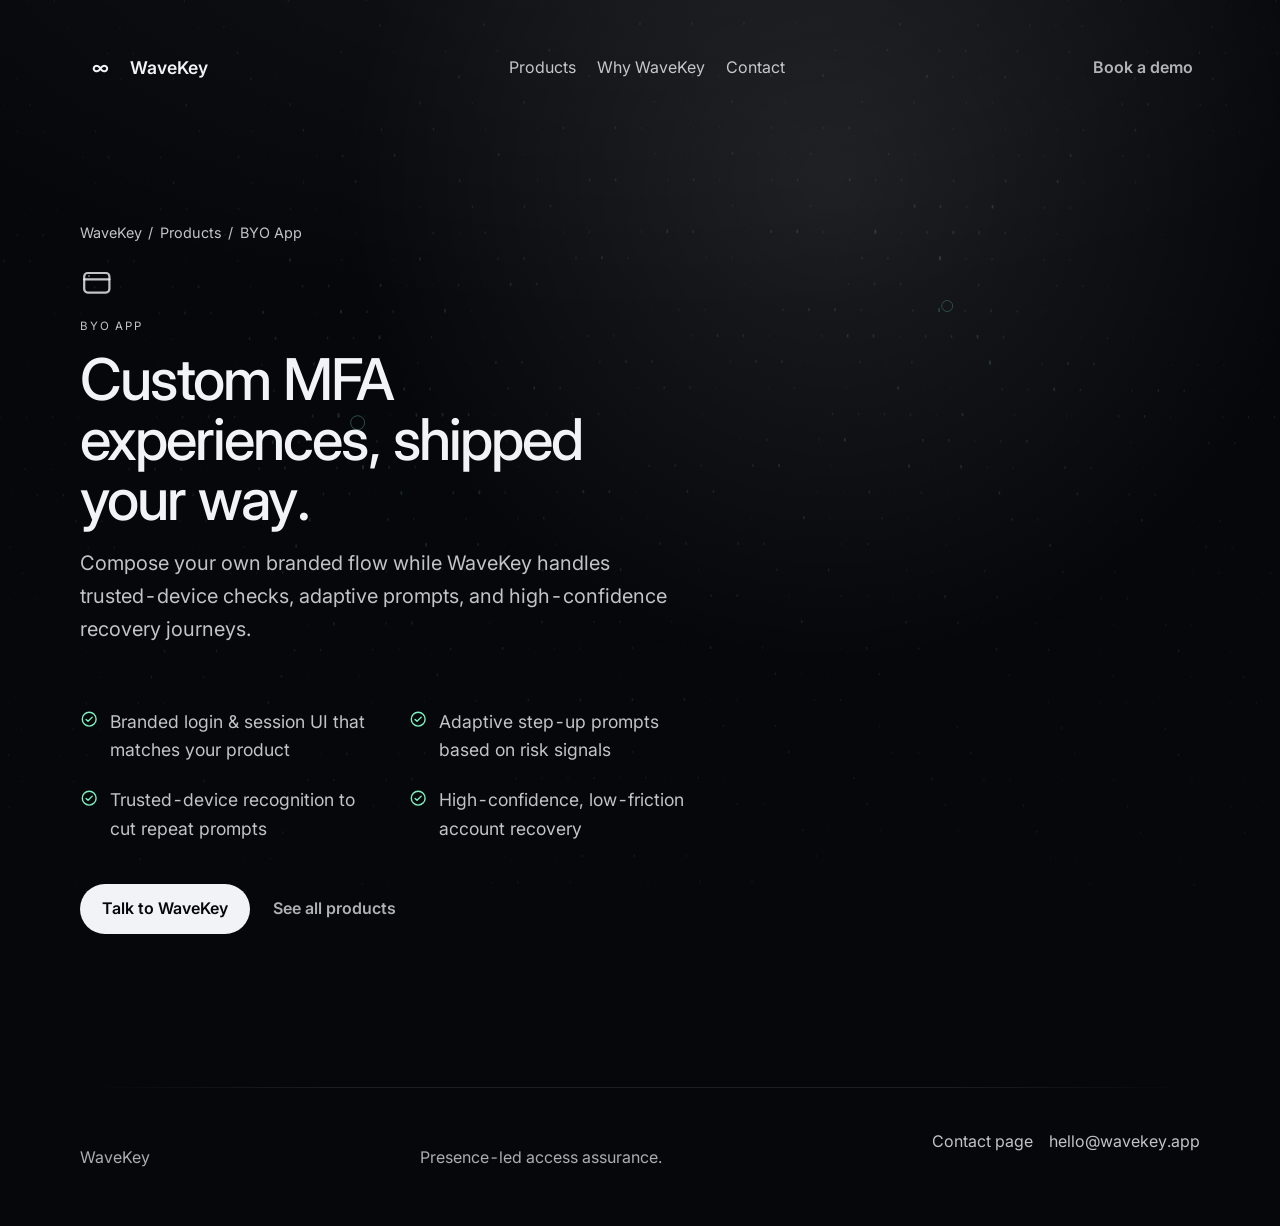
<file: byo-app.html>
<!doctype html>
<html lang="en">
  <head>
    <meta charset="UTF-8" />
    <meta name="viewport" content="width=device-width, initial-scale=1.0" />
    <title>WaveKey BYO App | Presence-Led Session Security</title>
    <meta
      name="description"
      content="Launch a branded login and session-assurance experience in your own customer app with WaveKey."
    />
    <link
      rel="icon"
      href="data:image/svg+xml,%3Csvg xmlns='http://www.w3.org/2000/svg' viewBox='0 0 32 32'%3E%3Crect width='32' height='32' rx='9' fill='%230c1019'/%3E%3Ctext x='16' y='22' font-size='17' text-anchor='middle' fill='%23f7f8fb' font-family='Arial, sans-serif'%3E%E2%88%9E%3C/text%3E%3C/svg%3E"
    />
    <link rel="preconnect" href="https://fonts.googleapis.com" />
    <link rel="preconnect" href="https://fonts.gstatic.com" crossorigin />
    <link
      href="https://fonts.googleapis.com/css2?family=Inter:wght@400;500;600&display=swap"
      rel="stylesheet"
    />
    <link rel="stylesheet" href="../styles.css" />
  </head>
  <body>
    <a class="skip-link" href="#top">Skip to content</a>
    <div class="bg-glow" aria-hidden="true"></div>
    <header class="site-header">
      <a class="brand" href="../index.html">
        <span class="brand-mark" aria-hidden="true">∞</span>
        <span>WaveKey</span>
      </a>
      <nav>
        <a href="../index.html#products">Products</a>
        <a href="../index.html#difference">Why WaveKey</a>
        <a href="../contact.html">Contact</a>
      </nav>
      <div class="header-actions">
        <a class="button button-ghost" href="../contact.html">Book a demo</a>
        <button class="nav-toggle" type="button" aria-expanded="false" aria-label="Toggle navigation menu">
          <span></span><span></span><span></span>
        </button>
      </div>
    </header>

    <main id="top" class="product-page section">
        <p class="breadcrumb">
          <a href="../index.html">WaveKey</a>
          <span aria-hidden="true">/</span>
          <a href="../index.html#products">Products</a>
          <span aria-hidden="true">/</span>
          <span aria-current="page">BYO App</span>
        </p>

        <div class="product-hero">
          <span class="icon-badge" aria-hidden="true">
            <svg viewBox="0 0 24 24"><rect x="3" y="5" width="18" height="14" rx="2.5"></rect><path d="M3 9.5h18"></path><circle cx="6.4" cy="7.2" r="0.55" fill="currentColor" stroke="none"></circle></svg>
          </span>
          <p class="kicker">BYO App</p>
          <h1>Custom MFA experiences, shipped your way.</h1>
          <p class="lead">
            Compose your own branded flow while WaveKey handles trusted-device checks, adaptive prompts, and
            high-confidence recovery journeys.
          </p>

          <ul class="feature-list">
            <li>
              <svg viewBox="0 0 24 24" aria-hidden="true"><circle cx="12" cy="12" r="9"></circle><path d="M8 12.3l2.5 2.5L16 9.3"></path></svg>
              Branded login &amp; session UI that matches your product
            </li>
            <li>
              <svg viewBox="0 0 24 24" aria-hidden="true"><circle cx="12" cy="12" r="9"></circle><path d="M8 12.3l2.5 2.5L16 9.3"></path></svg>
              Adaptive step-up prompts based on risk signals
            </li>
            <li>
              <svg viewBox="0 0 24 24" aria-hidden="true"><circle cx="12" cy="12" r="9"></circle><path d="M8 12.3l2.5 2.5L16 9.3"></path></svg>
              Trusted-device recognition to cut repeat prompts
            </li>
            <li>
              <svg viewBox="0 0 24 24" aria-hidden="true"><circle cx="12" cy="12" r="9"></circle><path d="M8 12.3l2.5 2.5L16 9.3"></path></svg>
              High-confidence, low-friction account recovery
            </li>
          </ul>

          <div class="product-cta">
            <a class="button" href="../contact.html">Talk to WaveKey</a>
            <a class="button button-ghost" href="../index.html#products">See all products</a>
          </div>
        </div>
    </main>

    <footer class="site-footer section">
      <p>WaveKey</p>
      <p>Presence-led access assurance.</p>
      <div>
        <a href="../contact.html">Contact page</a>
        <a href="mailto:hello@wavekey.app">hello@wavekey.app</a>
      </div>
    </footer>

    <script src="../field.js"></script>
    <script src="../script.js"></script>
  </body>
</html>
</file>
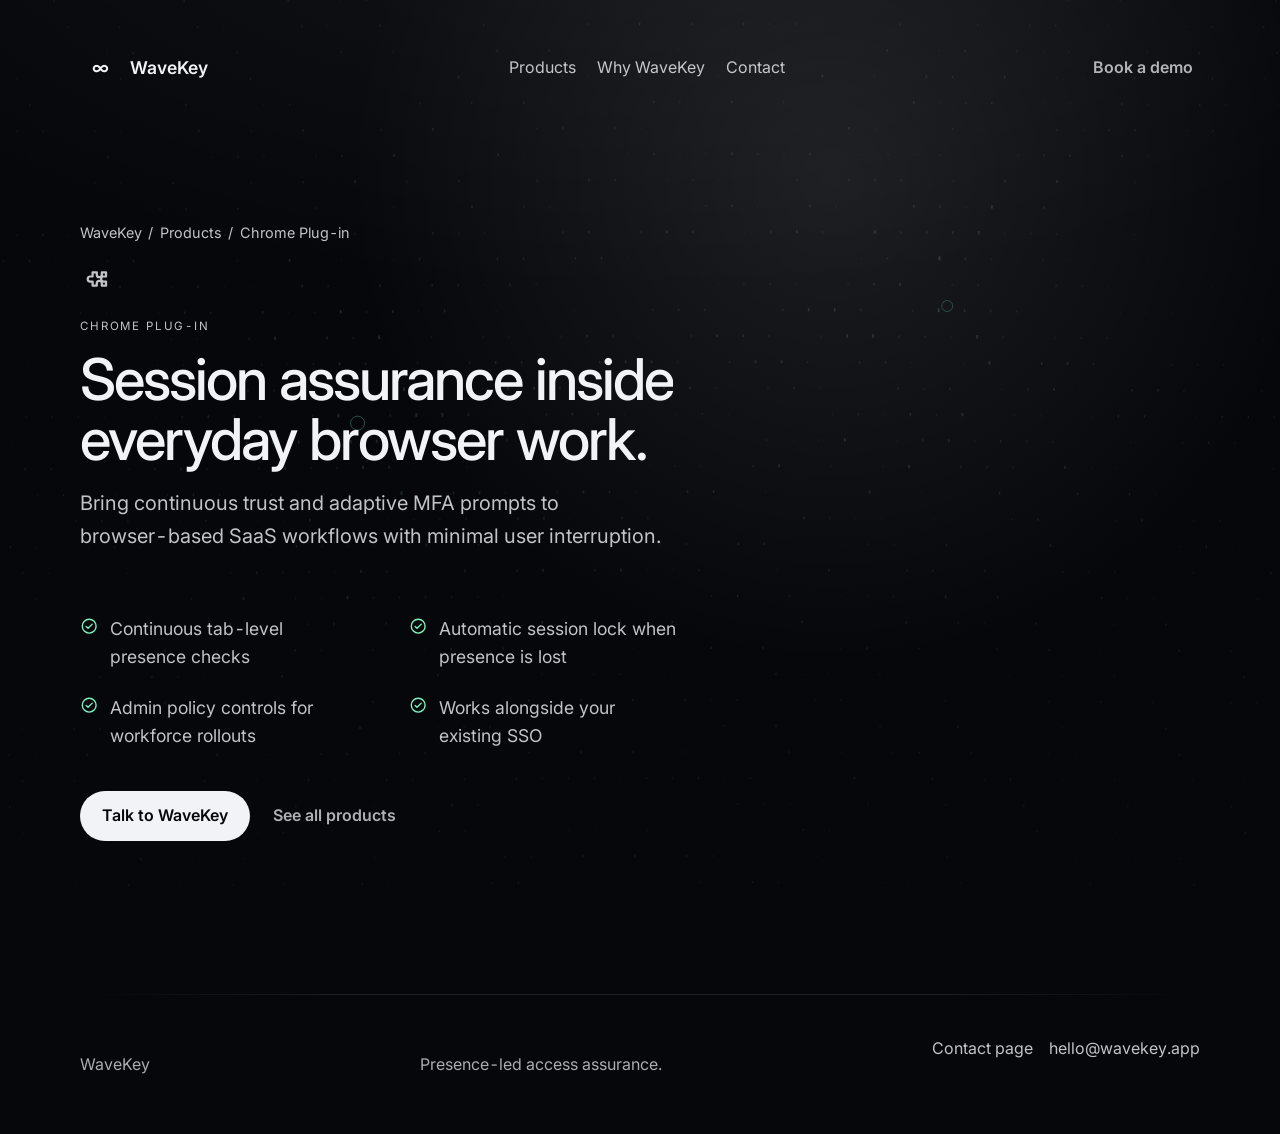
<file: chrome-plugin.html>
<!doctype html>
<html lang="en">
  <head>
    <meta charset="UTF-8" />
    <meta name="viewport" content="width=device-width, initial-scale=1.0" />
    <title>WaveKey Chrome Plug-in | Presence-Led Session Security</title>
    <meta
      name="description"
      content="Add session continuity controls to browser-based workforce workflows with the WaveKey Chrome plug-in."
    />
    <link
      rel="icon"
      href="data:image/svg+xml,%3Csvg xmlns='http://www.w3.org/2000/svg' viewBox='0 0 32 32'%3E%3Crect width='32' height='32' rx='9' fill='%230c1019'/%3E%3Ctext x='16' y='22' font-size='17' text-anchor='middle' fill='%23f7f8fb' font-family='Arial, sans-serif'%3E%E2%88%9E%3C/text%3E%3C/svg%3E"
    />
    <link rel="preconnect" href="https://fonts.googleapis.com" />
    <link rel="preconnect" href="https://fonts.gstatic.com" crossorigin />
    <link
      href="https://fonts.googleapis.com/css2?family=Inter:wght@400;500;600&display=swap"
      rel="stylesheet"
    />
    <link rel="stylesheet" href="../styles.css" />
  </head>
  <body>
    <a class="skip-link" href="#top">Skip to content</a>
    <div class="bg-glow" aria-hidden="true"></div>
    <header class="site-header">
      <a class="brand" href="../index.html">
        <span class="brand-mark" aria-hidden="true">∞</span>
        <span>WaveKey</span>
      </a>
      <nav>
        <a href="../index.html#products">Products</a>
        <a href="../index.html#difference">Why WaveKey</a>
        <a href="../contact.html">Contact</a>
      </nav>
      <div class="header-actions">
        <a class="button button-ghost" href="../contact.html">Book a demo</a>
        <button class="nav-toggle" type="button" aria-expanded="false" aria-label="Toggle navigation menu">
          <span></span><span></span><span></span>
        </button>
      </div>
    </header>

    <main id="top" class="product-page section">
        <p class="breadcrumb">
          <a href="../index.html">WaveKey</a>
          <span aria-hidden="true">/</span>
          <a href="../index.html#products">Products</a>
          <span aria-hidden="true">/</span>
          <span aria-current="page">Chrome Plug-in</span>
        </p>

        <div class="product-hero">
          <span class="icon-badge" aria-hidden="true">
            <svg viewBox="0 0 24 24"><path d="M9 4.5h3v1.7a1.8 1.8 0 003.6 0V4.5h3v3h-1.7a1.8 1.8 0 000 3.6h1.7v3h-3v-1.7a1.8 1.8 0 00-3.6 0v1.7h-3v-3H7.3a1.8 1.8 0 010-3.6H9v-3z"></path></svg>
          </span>
          <p class="kicker">Chrome Plug-in</p>
          <h1>Session assurance inside everyday browser work.</h1>
          <p class="lead">
            Bring continuous trust and adaptive MFA prompts to browser-based SaaS workflows with minimal user
            interruption.
          </p>

          <ul class="feature-list">
            <li>
              <svg viewBox="0 0 24 24" aria-hidden="true"><circle cx="12" cy="12" r="9"></circle><path d="M8 12.3l2.5 2.5L16 9.3"></path></svg>
              Continuous tab-level presence checks
            </li>
            <li>
              <svg viewBox="0 0 24 24" aria-hidden="true"><circle cx="12" cy="12" r="9"></circle><path d="M8 12.3l2.5 2.5L16 9.3"></path></svg>
              Automatic session lock when presence is lost
            </li>
            <li>
              <svg viewBox="0 0 24 24" aria-hidden="true"><circle cx="12" cy="12" r="9"></circle><path d="M8 12.3l2.5 2.5L16 9.3"></path></svg>
              Admin policy controls for workforce rollouts
            </li>
            <li>
              <svg viewBox="0 0 24 24" aria-hidden="true"><circle cx="12" cy="12" r="9"></circle><path d="M8 12.3l2.5 2.5L16 9.3"></path></svg>
              Works alongside your existing SSO
            </li>
          </ul>

          <div class="product-cta">
            <a class="button" href="../contact.html">Talk to WaveKey</a>
            <a class="button button-ghost" href="../index.html#products">See all products</a>
          </div>
        </div>
    </main>

    <footer class="site-footer section">
      <p>WaveKey</p>
      <p>Presence-led access assurance.</p>
      <div>
        <a href="../contact.html">Contact page</a>
        <a href="mailto:hello@wavekey.app">hello@wavekey.app</a>
      </div>
    </footer>

    <script src="../field.js"></script>
    <script src="../script.js"></script>
  </body>
</html>
</file>
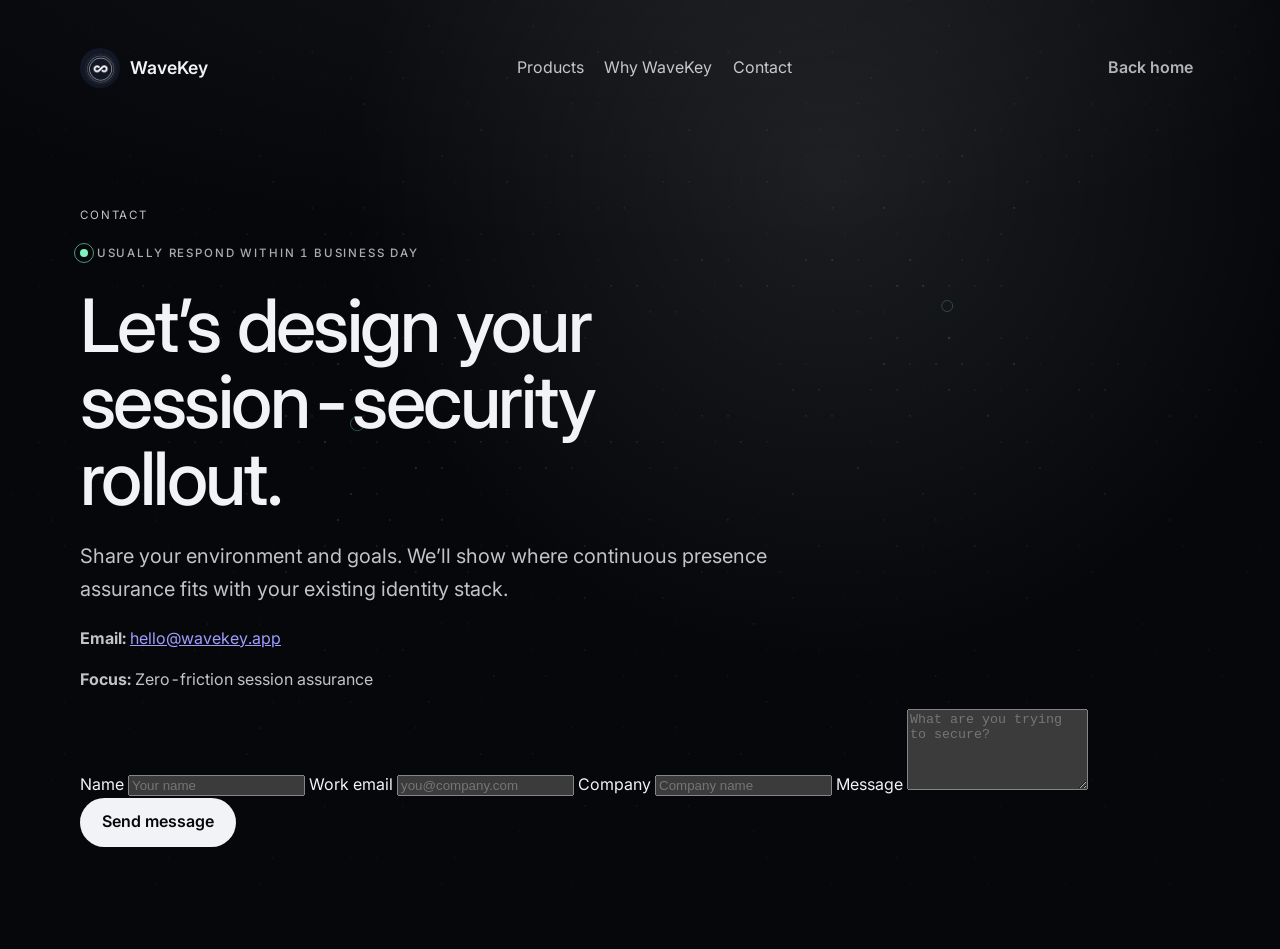
<file: contact.html>
<!doctype html>
<html lang="en">
  <head>
    <meta charset="UTF-8" />
    <meta name="viewport" content="width=device-width, initial-scale=1.0" />
    <title>Contact WaveKey</title>
    <meta
      name="description"
      content="Contact WaveKey to discuss presence-led session security for your team."
    />
    <link rel="icon" type="image/png" href="assets/wavekey-icon.png" />
    <link rel="preconnect" href="https://fonts.googleapis.com" />
    <link rel="preconnect" href="https://fonts.gstatic.com" crossorigin />
    <link
      href="https://fonts.googleapis.com/css2?family=Inter:wght@400;500;600&display=swap"
      rel="stylesheet"
    />
    <link rel="stylesheet" href="styles.css" />
  </head>
  <body>
    <a class="skip-link" href="#top">Skip to content</a>
    <div class="bg-glow" aria-hidden="true"></div>
    <header class="site-header">
      <a class="brand" href="index.html">
        <span class="brand-mark" aria-hidden="true">
          <img src="assets/wavekey-icon.png" alt="" width="184" height="176" />
        </span>
        <span>WaveKey</span>
      </a>
      <nav>
        <a href="index.html#products">Products</a>
        <a href="index.html#difference">Why WaveKey</a>
        <a href="contact.html" aria-current="page">Contact</a>
      </nav>
      <div class="header-actions">
        <a class="button button-ghost" href="index.html">Back home</a>
        <button class="nav-toggle" type="button" aria-expanded="false" aria-label="Toggle navigation menu">
          <span></span><span></span><span></span>
        </button>
      </div>
    </header>

    <main id="top">
      <section class="section contact-shell">
        <div class="panel contact-intro reveal">
          <p class="kicker">Contact</p>
          <div class="presence-badge">
            <span class="presence-dot" aria-hidden="true"></span>
            Usually respond within 1 business day
          </div>
          <h1>Let’s design your session-security rollout.</h1>
          <p class="lead">
            Share your environment and goals. We’ll show where continuous presence assurance fits with your
            existing identity stack.
          </p>
          <div class="contact-points">
            <p><strong>Email:</strong> <a href="mailto:hello@wavekey.app">hello@wavekey.app</a></p>
            <p><strong>Focus:</strong> Zero-friction session assurance</p>
          </div>
        </div>

        <form class="panel contact-form reveal" action="mailto:hello@wavekey.app" method="post" enctype="text/plain">
          <label>
            Name
            <input type="text" name="name" placeholder="Your name" required />
          </label>
          <label>
            Work email
            <input type="email" name="email" placeholder="you@company.com" required />
          </label>
          <label>
            Company
            <input type="text" name="company" placeholder="Company name" />
          </label>
          <label>
            Message
            <textarea name="message" rows="5" placeholder="What are you trying to secure?" required></textarea>
          </label>
          <button class="button" type="submit">Send message</button>
        </form>
      </section>
    </main>

    <script src="field.js"></script>
    <script src="script.js"></script>
  </body>
</html>
</file>
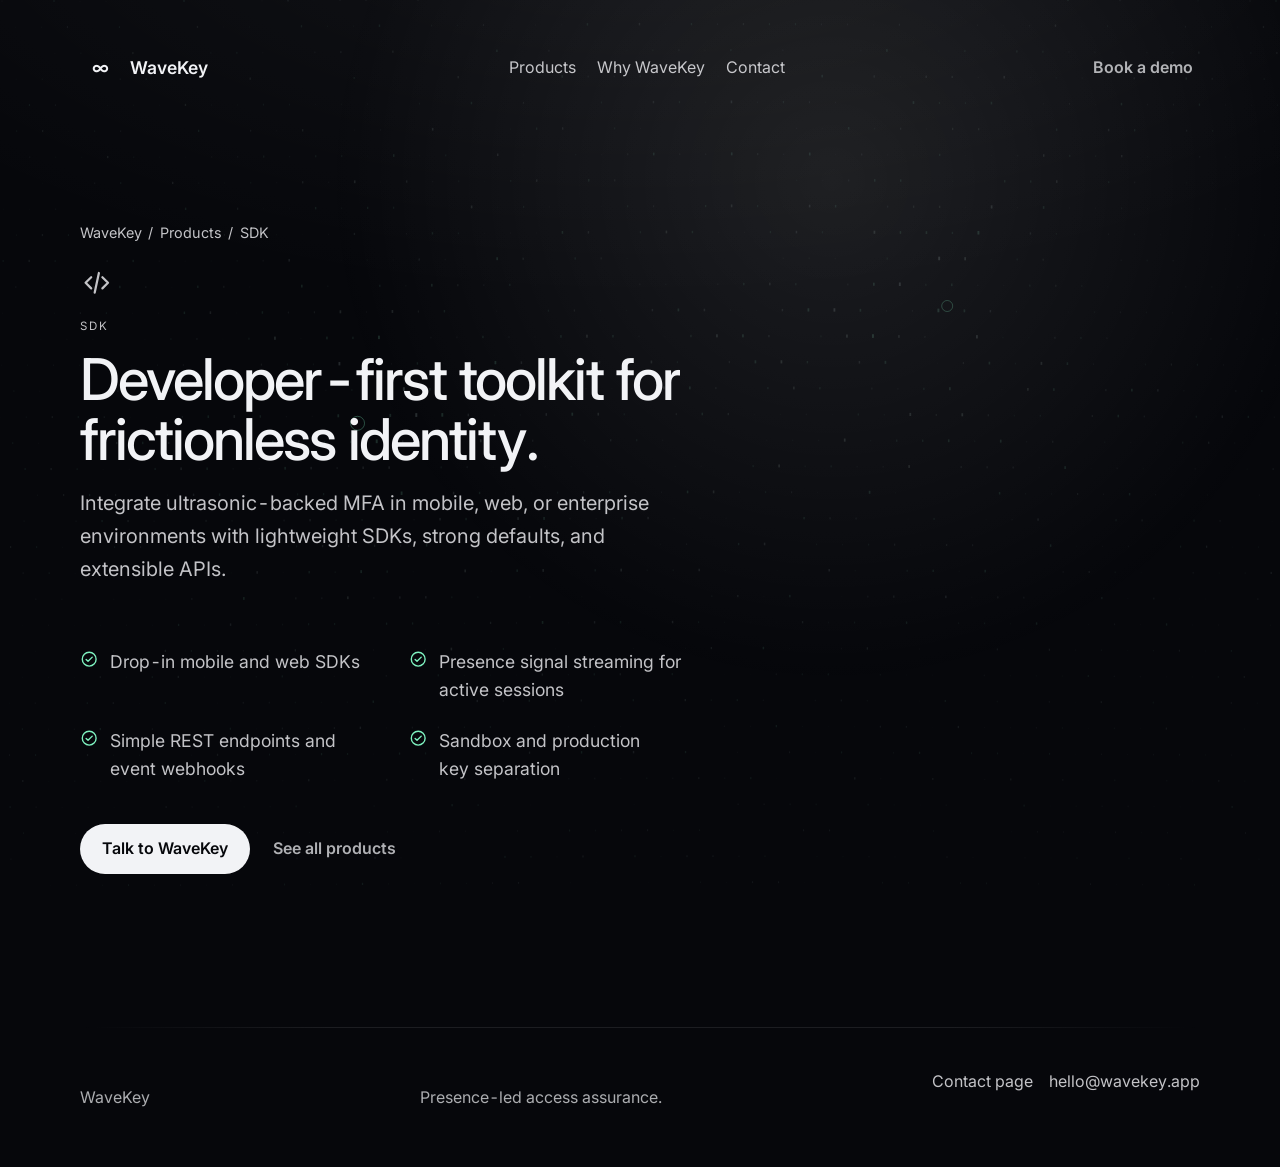
<file: sdk.html>
<!doctype html>
<html lang="en">
  <head>
    <meta charset="UTF-8" />
    <meta name="viewport" content="width=device-width, initial-scale=1.0" />
    <title>WaveKey SDK | Presence-Led Session Security</title>
    <meta
      name="description"
      content="Embed presence checks in mobile and web journeys with the WaveKey developer SDK."
    />
    <link
      rel="icon"
      href="data:image/svg+xml,%3Csvg xmlns='http://www.w3.org/2000/svg' viewBox='0 0 32 32'%3E%3Crect width='32' height='32' rx='9' fill='%230c1019'/%3E%3Ctext x='16' y='22' font-size='17' text-anchor='middle' fill='%23f7f8fb' font-family='Arial, sans-serif'%3E%E2%88%9E%3C/text%3E%3C/svg%3E"
    />
    <link rel="preconnect" href="https://fonts.googleapis.com" />
    <link rel="preconnect" href="https://fonts.gstatic.com" crossorigin />
    <link
      href="https://fonts.googleapis.com/css2?family=Inter:wght@400;500;600&display=swap"
      rel="stylesheet"
    />
    <link rel="stylesheet" href="../styles.css" />
  </head>
  <body>
    <a class="skip-link" href="#top">Skip to content</a>
    <div class="bg-glow" aria-hidden="true"></div>
    <header class="site-header">
      <a class="brand" href="../index.html">
        <span class="brand-mark" aria-hidden="true">∞</span>
        <span>WaveKey</span>
      </a>
      <nav>
        <a href="../index.html#products">Products</a>
        <a href="../index.html#difference">Why WaveKey</a>
        <a href="../contact.html">Contact</a>
      </nav>
      <div class="header-actions">
        <a class="button button-ghost" href="../contact.html">Book a demo</a>
        <button class="nav-toggle" type="button" aria-expanded="false" aria-label="Toggle navigation menu">
          <span></span><span></span><span></span>
        </button>
      </div>
    </header>

    <main id="top" class="product-page section">
        <p class="breadcrumb">
          <a href="../index.html">WaveKey</a>
          <span aria-hidden="true">/</span>
          <a href="../index.html#products">Products</a>
          <span aria-hidden="true">/</span>
          <span aria-current="page">SDK</span>
        </p>

        <div class="product-hero">
          <span class="icon-badge" aria-hidden="true">
            <svg viewBox="0 0 24 24"><path d="M8 8l-4 4 4 4"></path><path d="M16 8l4 4-4 4"></path><path d="M13.5 5l-3 14"></path></svg>
          </span>
          <p class="kicker">SDK</p>
          <h1>Developer-first toolkit for frictionless identity.</h1>
          <p class="lead">
            Integrate ultrasonic-backed MFA in mobile, web, or enterprise environments with lightweight SDKs,
            strong defaults, and extensible APIs.
          </p>

          <ul class="feature-list">
            <li>
              <svg viewBox="0 0 24 24" aria-hidden="true"><circle cx="12" cy="12" r="9"></circle><path d="M8 12.3l2.5 2.5L16 9.3"></path></svg>
              Drop-in mobile and web SDKs
            </li>
            <li>
              <svg viewBox="0 0 24 24" aria-hidden="true"><circle cx="12" cy="12" r="9"></circle><path d="M8 12.3l2.5 2.5L16 9.3"></path></svg>
              Presence signal streaming for active sessions
            </li>
            <li>
              <svg viewBox="0 0 24 24" aria-hidden="true"><circle cx="12" cy="12" r="9"></circle><path d="M8 12.3l2.5 2.5L16 9.3"></path></svg>
              Simple REST endpoints and event webhooks
            </li>
            <li>
              <svg viewBox="0 0 24 24" aria-hidden="true"><circle cx="12" cy="12" r="9"></circle><path d="M8 12.3l2.5 2.5L16 9.3"></path></svg>
              Sandbox and production key separation
            </li>
          </ul>

          <div class="product-cta">
            <a class="button" href="../contact.html">Talk to WaveKey</a>
            <a class="button button-ghost" href="../index.html#products">See all products</a>
          </div>
        </div>
    </main>

    <footer class="site-footer section">
      <p>WaveKey</p>
      <p>Presence-led access assurance.</p>
      <div>
        <a href="../contact.html">Contact page</a>
        <a href="mailto:hello@wavekey.app">hello@wavekey.app</a>
      </div>
    </footer>

    <script src="../field.js"></script>
    <script src="../script.js"></script>
  </body>
</html>
</file>
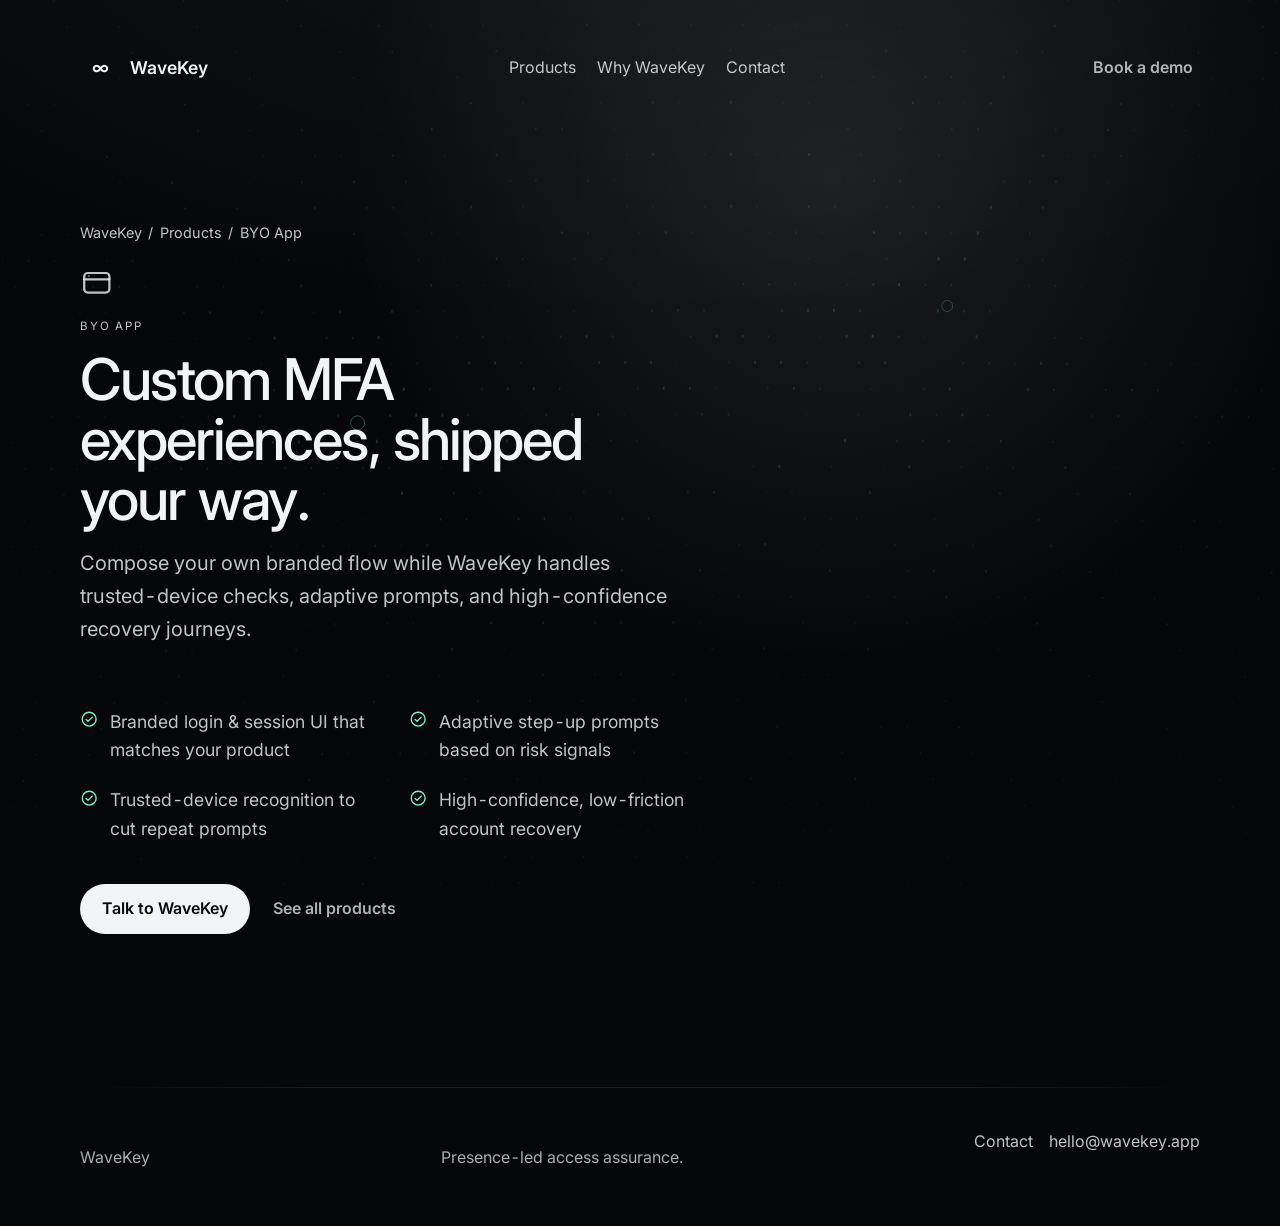
<file: products/byo-app.html>
<!doctype html>
<html lang="en">
  <head>
    <meta charset="UTF-8" />
    <meta name="viewport" content="width=device-width, initial-scale=1.0" />
    <title>WaveKey BYO App | Presence-Led Session Security</title>
    <meta
      name="description"
      content="Launch a branded login and session-assurance experience in your own customer app with WaveKey."
    />
    <link
      rel="icon"
      href="data:image/svg+xml,%3Csvg xmlns='http://www.w3.org/2000/svg' viewBox='0 0 32 32'%3E%3Crect width='32' height='32' rx='9' fill='%230c1019'/%3E%3Ctext x='16' y='22' font-size='17' text-anchor='middle' fill='%23f7f8fb' font-family='Arial, sans-serif'%3E%E2%88%9E%3C/text%3E%3C/svg%3E"
    />
    <link rel="preconnect" href="https://fonts.googleapis.com" />
    <link rel="preconnect" href="https://fonts.gstatic.com" crossorigin />
    <link
      href="https://fonts.googleapis.com/css2?family=Inter:wght@400;500;600&display=swap"
      rel="stylesheet"
    />
    <link rel="stylesheet" href="../styles.css" />
  </head>
  <body>
    <a class="skip-link" href="#top">Skip to content</a>
    <div class="bg-glow" aria-hidden="true"></div>
    <header class="site-header">
      <a class="brand" href="../index.html">
        <span class="brand-mark" aria-hidden="true">∞</span>
        <span>WaveKey</span>
      </a>
      <nav>
        <a href="../index.html#products">Products</a>
        <a href="../index.html#difference">Why WaveKey</a>
        <a href="../index.html#contact">Contact</a>
      </nav>
      <div class="header-actions">
        <a class="button button-ghost" href="../index.html#contact">Book a demo</a>
        <button class="nav-toggle" type="button" aria-expanded="false" aria-label="Toggle navigation menu">
          <span></span><span></span><span></span>
        </button>
      </div>
    </header>

    <main id="top" class="product-page section">
        <p class="breadcrumb">
          <a href="../index.html">WaveKey</a>
          <span aria-hidden="true">/</span>
          <a href="../index.html#products">Products</a>
          <span aria-hidden="true">/</span>
          <span aria-current="page">BYO App</span>
        </p>

        <div class="product-hero">
          <span class="icon-badge" aria-hidden="true">
            <svg viewBox="0 0 24 24"><rect x="3" y="5" width="18" height="14" rx="2.5"></rect><path d="M3 9.5h18"></path><circle cx="6.4" cy="7.2" r="0.55" fill="currentColor" stroke="none"></circle></svg>
          </span>
          <p class="kicker">BYO App</p>
          <h1>Custom MFA experiences, shipped your way.</h1>
          <p class="lead">
            Compose your own branded flow while WaveKey handles trusted-device checks, adaptive prompts, and
            high-confidence recovery journeys.
          </p>

          <ul class="feature-list">
            <li>
              <svg viewBox="0 0 24 24" aria-hidden="true"><circle cx="12" cy="12" r="9"></circle><path d="M8 12.3l2.5 2.5L16 9.3"></path></svg>
              Branded login &amp; session UI that matches your product
            </li>
            <li>
              <svg viewBox="0 0 24 24" aria-hidden="true"><circle cx="12" cy="12" r="9"></circle><path d="M8 12.3l2.5 2.5L16 9.3"></path></svg>
              Adaptive step-up prompts based on risk signals
            </li>
            <li>
              <svg viewBox="0 0 24 24" aria-hidden="true"><circle cx="12" cy="12" r="9"></circle><path d="M8 12.3l2.5 2.5L16 9.3"></path></svg>
              Trusted-device recognition to cut repeat prompts
            </li>
            <li>
              <svg viewBox="0 0 24 24" aria-hidden="true"><circle cx="12" cy="12" r="9"></circle><path d="M8 12.3l2.5 2.5L16 9.3"></path></svg>
              High-confidence, low-friction account recovery
            </li>
          </ul>

          <div class="product-cta">
            <a class="button" href="../index.html#contact">Talk to WaveKey</a>
            <a class="button button-ghost" href="../index.html#products">See all products</a>
          </div>
        </div>
    </main>

    <footer class="site-footer section">
      <p>WaveKey</p>
      <p>Presence-led access assurance.</p>
      <div>
        <a href="../index.html#contact">Contact</a>
        <a href="mailto:hello@wavekey.app">hello@wavekey.app</a>
      </div>
    </footer>

    <script src="../field.js"></script>
    <script src="../script.js"></script>
  </body>
</html>
</file>
<file: styles.css>
:root {
  color-scheme: dark;

  /* ---- surfaces ---------------------------------------------------- */
  --bg: #06070b;
  --surface: rgba(255, 255, 255, 0.025);
  --surface-strong: rgba(255, 255, 255, 0.05);

  /* ---- text -------------------------------------------------------- */
  --text: #f2f3f6;
  --muted: rgba(242, 243, 246, 0.8);    /* brighter body copy, still a step under --text */
  --faint: rgba(242, 243, 246, 0.7);    /* small caps / labels — visible, not full white */

  /* ---- lines ------------------------------------------------------- */
  --line: rgba(255, 255, 255, 0.09);
  --line-hover: rgba(255, 255, 255, 0.2);

  /* ---- accents ----------------------------------------------------- */
  --accent: #f1f4ff;
  --positive: #7ef2c0;

  --max: 1120px;

  /* ---- vertical rhythm ------------------------------------------------
     One section's worth of padding. Every section boundary on the page is
     two of these (one section's bottom plus the next one's top), and the
     blocks that read as sections without being one — #products inside
     #problem — reproduce that same boundary with `calc(var(--section-gap)
     * 2)` rather than inventing their own smaller number. Change it here
     and the whole page breathes with it.
  -------------------------------------------------------------------- */
  --section-gap: clamp(4.5rem, 8vw, 6.5rem);

  /* ---- type scale ----------------------------------------------------
     Every font-size on the site now resolves to one of these. Change a
     number here and it moves everywhere that tier is used.
  -------------------------------------------------------------------- */
  --text-2xs: 0.68rem;
  --text-xs: 0.72rem;
  --text-sm: 0.9rem;
  --text-base: 1rem;
  --text-md: clamp(0.98rem, 0.9rem + 0.4vw, 1.1rem);
  --text-lg: clamp(1.1rem, 1rem + 0.7vw, 1.45rem);
  --text-xl: clamp(1.3rem, 1.1rem + 1.2vw, 1.9rem);
  --text-lead: clamp(1.05rem, 0.98rem + 0.5vw, 1.25rem);
  --display-sm: clamp(1.6rem, 1.2rem + 2.4vw, 2.3rem);
  --display-md: clamp(1.8rem, 1.2rem + 3.4vw, 2.8rem);
  --display-lg: clamp(2.2rem, 1.1rem + 6vw, 4.6rem);
  --display-stat: clamp(2.6rem, 1.4rem + 5.2vw, 4rem);

  /* Apple-style easing: fast start, long gentle settle */
  --ease-out: cubic-bezier(0.16, 1, 0.3, 1);
  --ease-in-out: cubic-bezier(0.65, 0, 0.35, 1);
  --ease-spring: cubic-bezier(0.22, 1, 0.36, 1);
  --dur-xs: 0.22s;
  --dur-sm: 0.38s;
  --dur-md: 0.6s;
  --dur-lg: 0.78s;
}

* {
  box-sizing: border-box;
}

html {
  scroll-behavior: smooth;
  overflow-x: hidden;
}

@media (prefers-reduced-motion: reduce) {
  html {
    scroll-behavior: auto;
  }
}

body {
  margin: 0;
  font-family: "Inter", system-ui, -apple-system, BlinkMacSystemFont, "Segoe UI", sans-serif;
  font-feature-settings: "tnum", "ss01";
  -webkit-font-smoothing: antialiased;
  -moz-osx-font-smoothing: grayscale;
  color: var(--text);
  background:
    radial-gradient(120% 60% at 50% -10%, rgba(255, 255, 255, 0.05) 0%, transparent 60%),
    var(--bg);
  line-height: 1.6;
  overflow-x: hidden;
  text-wrap: pretty;
}

h1,
h2,
h3,
p {
  overflow-wrap: break-word;
}

/* ---------------------------------------------------------------------------
   Pointer-tracked ambient glow.
   The registered custom properties are what make --pointer-x/--pointer-y
   animatable, which is why the glow trails the cursor instead of snapping.
   --------------------------------------------------------------------------- */
@property --pointer-x {
  syntax: "<percentage>";
  inherits: true;
  initial-value: 65%;
}

@property --pointer-y {
  syntax: "<percentage>";
  inherits: true;
  initial-value: 20%;
}

.bg-glow {
  position: fixed;
  inset: 0;
  pointer-events: none;
  background: radial-gradient(
    circle at var(--pointer-x, 65%) var(--pointer-y, 20%),
    rgba(255, 255, 255, 0.09),
    transparent 46%
  );
  transition: --pointer-x 0.9s var(--ease-out), --pointer-y 0.9s var(--ease-out);
  will-change: --pointer-x, --pointer-y;
}

/* ---------------------------------------------------------------------------
   Skip link
   --------------------------------------------------------------------------- */
.skip-link {
  position: absolute;
  left: 1rem;
  top: -3rem;
  z-index: 60;
  padding: 0.6rem 1rem;
  border-radius: 999px;
  border: 0;
  background: var(--text);
  color: var(--bg);
  text-decoration: none;
  font-size: var(--text-sm);
  transition: top var(--dur-xs) var(--ease-out);
}

.skip-link:focus-visible {
  top: 0;
}

/* ---------------------------------------------------------------------------
   Focus visibility — applies everywhere, including form fields.
   --------------------------------------------------------------------------- */
a:focus-visible,
button:focus-visible,
input:focus-visible,
textarea:focus-visible {
  outline: 2px solid var(--accent);
  outline-offset: 3px;
  border-radius: 6px;
}

.site-header,
.section,
.site-footer {
  width: min(var(--max), calc(100% - 3rem));
  margin: 0 auto;
}

.site-header {
  position: sticky;
  top: 1rem;
  z-index: 30;
  margin-top: 0;
  padding: 1.7rem 0;
  display: flex;
  gap: 1rem;
  align-items: center;
  justify-content: space-between;
  border: 0;
  background: transparent;
}

/* The header's backdrop is a gradient that dissolves downward rather than a
   panel with an edge. Nothing on this page terminates in a hard line. */
.site-header::before {
  content: "";
  position: absolute;
  inset: -1.6rem -50vw -1.4rem;
  z-index: -1;
  background: linear-gradient(to bottom, rgba(6, 7, 11, 0.92) 20%, rgba(6, 7, 11, 0) 100%);
  backdrop-filter: blur(12px);
  mask-image: linear-gradient(to bottom, #000 45%, transparent 100%);
  -webkit-mask-image: linear-gradient(to bottom, #000 45%, transparent 100%);
  opacity: 0;
  transition: opacity 0.7s var(--ease-out);
  pointer-events: none;
}

.header-actions {
  display: flex;
  align-items: center;
  gap: 0.7rem;
  flex-shrink: 0;
}

.brand {
  display: inline-flex;
  align-items: center;
  gap: 0.65rem;
  font-weight: 600;
  font-size: 1.1rem;
  color: var(--text);
  text-decoration: none;
}

.brand-mark {
  width: 2.5rem;
  height: 2.5rem;
  display: inline-grid;
  place-items: center;
  border-radius: 999px;
  overflow: hidden;
  flex-shrink: 0;
}

.brand-mark svg {
  width: 62%;
  height: 62%;
  display: block;
  fill: currentColor;
}

.brand-mark img {
  width: 100%;
  height: 100%;
  display: block;
  object-fit: cover;
}

nav {
  display: flex;
  gap: 1.3rem;
}

nav a,
.site-footer a {
  color: var(--muted);
  text-decoration: none;
  transition: color var(--dur-xs) var(--ease-out);
}

nav a {
  position: relative;
}

nav a::after {
  content: "";
  position: absolute;
  left: 0;
  right: 100%;
  bottom: -4px;
  height: 1px;
  background: var(--text);
  transition: right var(--dur-sm) var(--ease-out);
}

nav a:hover::after,
nav a[aria-current="page"]::after {
  right: 0;
}

nav a:hover,
.site-footer a:hover,
.card a:hover {
  color: var(--text);
}

.nav-toggle {
  display: none;
  width: 2.5rem;
  height: 2.5rem;
  flex-shrink: 0;
  align-items: center;
  justify-content: center;
  position: relative;
  border: 0;
  background: transparent;
  cursor: pointer;
  padding: 0;
  opacity: 0.7;
  transition: opacity var(--dur-xs) var(--ease-out);
}

.nav-toggle:hover {
  opacity: 1;
}

.nav-toggle span {
  position: absolute;
  left: 50%;
  top: 50%;
  width: 1.05rem;
  height: 1.5px;
  border-radius: 2px;
  background: var(--text);
  transition: transform var(--dur-sm) var(--ease-out), opacity var(--dur-sm) var(--ease-out);
}

.nav-toggle span:nth-child(1) {
  transform: translate(-50%, -6px);
}

.nav-toggle span:nth-child(2) {
  transform: translate(-50%, -50%);
}

.nav-toggle span:nth-child(3) {
  transform: translate(-50%, 5px);
}

.nav-toggle[aria-expanded="true"] span:nth-child(1) {
  transform: translate(-50%, -50%) rotate(45deg);
}

.nav-toggle[aria-expanded="true"] span:nth-child(2) {
  opacity: 0;
}

.nav-toggle[aria-expanded="true"] span:nth-child(3) {
  transform: translate(-50%, -50%) rotate(-45deg);
}

/* Every section shares this padding so the gap between any two of them is
   identical — see --section-gap. */
.section {
  padding: var(--section-gap) 0;
  position: relative;
}

.hero {
  padding-top: clamp(8rem, 16vh, 12rem);
}

/* ===========================================================================
   HERO
   =========================================================================== */

.hero {
  position: relative;
}

/* Full-bleed background image spanning the entire viewport width (not just
   the section's own centred column) — broken out of .hero's constrained
   width via the standard left:50%/-50vw margin trick, since .hero itself
   stays centred like every other section. It also reaches above .hero's own
   top edge by roughly the sticky header's rendered height, so the image
   runs behind the nav bar instead of starting below it — the header has no
   background of its own at rest (.site-header::before only fades in once
   scrolled), so the image shows straight through. Three overlays (painted
   as solid rgba over the image, not a mask) do the fading: a horizontal
   scrim reaching fully opaque page-bg colour exactly at the left edge, a
   vertical one that darkens enough behind the header to keep its text
   legible and then fades the bottom all the way to opaque well short of the
   image's own edge (so the fade finishes before any crop boundary could
   show), and a soft radial vignette so the image reads as dissolving on
   every side rather than being a hard rectangle with edge treatments. */
.hero-art {
  position: absolute;
  top: -7rem;
  bottom: 0;
  left: 50%;
  width: 100vw;
  margin-left: -50vw;
  z-index: 0;
  overflow: hidden;
  pointer-events: none;
  /* The colour overlay below fades the image to a flat, solid dark —
     but "solid dark" is still a slightly different shade than the page's
     own background (body carries a faint ambient radial glow that this
     box doesn't know about), so a flat colour stop alone left a visible
     seam exactly at the box's bottom edge. Masking the box itself to
     transparent over its last stretch instead reveals the real body
     background directly, which is by definition identical to whatever
     the page looks like just past this edge — seamless regardless of
     viewport height or how strong the ambient glow is at that point. */
  mask-image: linear-gradient(to bottom, #000 0%, #000 76%, transparent 100%);
  -webkit-mask-image: linear-gradient(to bottom, #000 0%, #000 76%, transparent 100%);
}

.hero-art::after {
  content: "";
  position: absolute;
  inset: 0;
  background:
    radial-gradient(120% 85% at 60% 35%, transparent 40%, rgba(6, 7, 11, 0.45) 100%),
    linear-gradient(to right, rgba(6, 7, 11, 1) 0%, rgba(6, 7, 11, 0.92) 8%, rgba(6, 7, 11, 0.65) 20%, rgba(6, 7, 11, 0.32) 35%, rgba(6, 7, 11, 0.13) 50%, rgba(6, 7, 11, 0.05) 75%, rgba(6, 7, 11, 0.28) 100%),
    linear-gradient(to bottom, rgba(6, 7, 11, 0.92) 0%, rgba(6, 7, 11, 0.35) 9%, rgba(6, 7, 11, 0) 22%, rgba(6, 7, 11, 0) 34%, rgba(6, 7, 11, 0.65) 60%, rgba(6, 7, 11, 1) 76%);
}

.hero-art img {
  width: 100%;
  height: 100%;
  object-fit: cover;
  object-position: 60% 32%;
  display: block;
  filter: blur(1.35px) saturate(0.92) brightness(0.8);
  opacity: 0.88;
  transform: scale(1.02);
}

.hero-inner {
  position: relative;
  z-index: 1;
  display: flex;
  align-items: center;
  justify-content: space-between;
  gap: clamp(2rem, 6vw, 5rem);
}

.hero-text {
  flex: 1 1 auto;
  min-width: 0;
  max-width: 38rem;
}

/* The phone mockup from .solution-reveal (see its own block further down),
   reused here beside the hero copy instead of only inside #problem. Sits
   directly on the hero image with no card/background of its own, same as
   the original — it's meant to read as part of the scene, not a tile
   dropped on top of it. Hidden below 1024px, where .hero-inner stacks and
   there isn't room for both the text and a second focal point — also the
   point (see .hero-inner's flex gap) below which the real gap between the
   text column and the frame drops too low for the ripple layer's text-side
   fade (index.html) to have room to read as a long dissolve rather than an
   abrupt cutoff. */
.hero-reveal {
  flex: 0 0 auto;
  margin-top: 0;
}

.hero-reveal .solution-reveal-frame {
  width: 12rem;
  margin: 0;
}

@media (max-width: 1024px) {
  /* Specificity needs to beat .solution-reveal's own unconditional
     display: flex (same single-class weight, but it comes later in the
     cascade), so this targets the compound .hero-reveal.solution-reveal
     rather than .hero-reveal alone. */
  .hero-reveal.solution-reveal {
    display: none;
  }
}

/* ===========================================================================
   WAVEKEY LIVE FLOW — ported from assets/wavekey-live-flow-reference.html
   ---------------------------------------------------------------------------
   The 5-step narrative list and the phone/laptop animation stage it drives,
   replacing the section's old separate .steps list + boxed demo card. This
   sits directly on the section's own background (no wrapping card, border or
   shadow around the whole thing) so it reads as embedded on the page rather
   than a widget dropped on top of it — the page background (--bg) and the
   source's own void-black are close enough not to need reconciling. Individual
   device mockups (phone/laptop chassis, glass panels) keep their own surface
   colors, same as real hardware would.
   =========================================================================== */

/* ---------------------------------------------------------------------------
   Scoped Preflight replacement — see the equivalent block this replaced for
   the full rationale: Tailwind's base reset (Preflight) is disabled globally
   in index.html, so bare-element selectors (h1, h2, button, svg, ol, ...)
   need reproducing here, scoped to .wavekey-live-flow via :where() so the
   rules stay at Tailwind's own (0,0,1) specificity and don't outrank its
   utility classes.
   --------------------------------------------------------------------------- */
:where(.wavekey-live-flow),
:where(.wavekey-live-flow) *,
:where(.wavekey-live-flow) *::before,
:where(.wavekey-live-flow) *::after {
  box-sizing: border-box;
  border-width: 0;
  border-style: solid;
  border-color: currentColor;
}

:where(.wavekey-live-flow) h1,
:where(.wavekey-live-flow) h2,
:where(.wavekey-live-flow) h3,
:where(.wavekey-live-flow) h4,
:where(.wavekey-live-flow) h5,
:where(.wavekey-live-flow) h6 {
  font-size: inherit;
  font-weight: inherit;
  margin: 0;
}

:where(.wavekey-live-flow) p,
:where(.wavekey-live-flow) figure {
  margin: 0;
}

:where(.wavekey-live-flow) ol,
:where(.wavekey-live-flow) ul {
  list-style: none;
  margin: 0;
  padding: 0;
}

:where(.wavekey-live-flow) button {
  font-family: inherit;
  font-size: 100%;
  font-weight: inherit;
  line-height: inherit;
  color: inherit;
  margin: 0;
  padding: 0;
  background-color: transparent;
  background-image: none;
  text-transform: none;
  appearance: button;
}

:where(.wavekey-live-flow) svg {
  display: block;
  vertical-align: middle;
}

.wavekey-live-flow {
  font-family: 'Space Grotesk', -apple-system, BlinkMacSystemFont, sans-serif;
  color: #e2e8f0;
}

.wavekey-live-flow .font-mono {
  font-family: 'JetBrains Mono', monospace;
}

/* The source mixes Inter into the device screens for UI copy (headings, button
   labels, field values) against the Space Grotesk base. Scoped higher than
   Tailwind's own .font-sans so it wins over that utility's default stack. */
.wavekey-live-flow .font-sans {
  font-family: 'Inter', -apple-system, BlinkMacSystemFont, sans-serif;
}

/* Keyframes & transitions for dynamic states */
@keyframes waveBarBounce {
  0%, 100% { transform: scaleY(0.25); opacity: 0.35; }
  50% { transform: scaleY(1); opacity: 1; filter: drop-shadow(0 0 10px rgba(52, 211, 153, 0.85)); }
}

@keyframes waveBarGentle {
  0%, 100% { transform: scaleY(0.35); opacity: 0.4; }
  50% { transform: scaleY(0.8); opacity: 0.9; filter: drop-shadow(0 0 6px rgba(52, 211, 153, 0.6)); }
}

@keyframes pulseChevron {
  0% { opacity: 0.2; transform: translateX(-3px); }
  50% { opacity: 1; transform: translateX(0); filter: drop-shadow(0 0 5px #34d399); }
  100% { opacity: 0.2; transform: translateX(3px); }
}

@keyframes popTick {
  0% { transform: scale(0.4) rotate(-12deg); opacity: 0; }
  60% { transform: scale(1.15) rotate(2deg); opacity: 1; }
  100% { transform: scale(1) rotate(0deg); opacity: 1; }
}

.wavekey-live-flow .wave-bar {
  transform-origin: center;
  animation: waveBarBounce 0.9s ease-in-out infinite;
}
.wavekey-live-flow .wave-bar-gentle {
  transform-origin: center;
  animation: waveBarGentle 1.8s ease-in-out infinite;
}
.wavekey-live-flow .chevron-pulse {
  animation: pulseChevron 1.2s ease-in-out infinite;
}

/* Continuous resync glyph shown only in step 4, between the phone and
   laptop — a steady, slow turn rather than Tailwind's 1s animate-spin,
   which reads as too busy for a background "still retrying" cue. */
@keyframes retrySpin {
  to { transform: rotate(360deg); }
}
.wavekey-live-flow .retry-spin {
  animation: retrySpin 2.6s linear infinite;
  transform-origin: 50% 50%;
}

/* "Tap me" cue on the two primary CTA buttons (laptop Login in step 1,
   phone "Tap to Activate" in step 2) — a soft glow/brightness pulse rather
   than a scale change, since these buttons already scale on :active and
   stacking two transform-based effects on the same element fights. */
@keyframes ctaFlash {
  0%, 100% {
    box-shadow: 0 0 0 0 rgba(45, 212, 191, 0), 0 4px 10px rgba(0, 0, 0, 0.25);
    filter: brightness(1);
  }
  50% {
    box-shadow: 0 0 16px 3px rgba(45, 212, 191, 0.65), 0 4px 10px rgba(0, 0, 0, 0.25);
    filter: brightness(1.18);
  }
}
.wavekey-live-flow .cta-flash {
  animation: ctaFlash 1.6s ease-in-out infinite;
}

/* Checkmark pop in the laptop's step-3 overlay. */
.wavekey-live-flow .pop-tick-anim {
  animation: popTick 0.5s cubic-bezier(0.175, 0.885, 0.32, 1.275) forwards;
}

/* The stage is flex: 1 so it fills whatever room the phone and acoustic
   column leave it, up to its own 420px cap — but flex items default to
   min-width: auto, which floors their shrink at their content's intrinsic
   width. Without this override, the laptop refused to shrink below that
   floor and silently overflowed past the row (clipped by the page's own
   overflow-x: hidden) on any viewport where the three-up row didn't have
   its full ~760px of breathing room, which in practice was most desktop
   widths once this got embedded in the site's narrower 1120px section
   instead of the source's own 1280px canvas. */
.wavekey-live-flow .laptop-stage {
  min-width: 0;
}

/* The deck is deliberately a touch wider than the lid above it, which is
   what reads as a laptop base rather than a slab. Sized relative to the
   stage's own (possibly shrunk) rendered width rather than a fixed px tied
   to the viewport, so it never forces the stage wider than the room it was
   actually given. */
.wavekey-live-flow .laptop-base {
  width: calc(100% + 10px);
  margin-left: -5px;
  margin-right: -5px;
}

/* Below the md breakpoint the stage stacks vertically, so the step-4 tick
   cascade (absolutely positioned 3rem above the laptop) lands on top of the
   badge column instead of in clear space. Give the laptop room on its own. */
@media (max-width: 767px) {
  .wavekey-live-flow .laptop-stage {
    margin-top: 3.25rem;
  }
}

.wavekey-live-flow .glass-card {
  background: rgba(18, 24, 38, 0.9);
  backdrop-filter: blur(12px);
  -webkit-backdrop-filter: blur(12px);
  border: 1px solid rgba(255, 255, 255, 0.08);
}
.wavekey-live-flow .glass-panel {
  background: rgba(13, 18, 28, 0.92);
  backdrop-filter: blur(14px);
  -webkit-backdrop-filter: blur(14px);
  border: 1px solid rgba(255, 255, 255, 0.08);
}

/* Step cards — base (dimmed) and active (highlighted, synced to whichever
   step the animation on the right is currently playing) states. */
.wavekey-live-flow .step-item {
  position: relative;
  display: flex;
  align-items: center;
  gap: 1rem;
  padding: 0.9rem 1rem;
  border-radius: 0.75rem;
  background: rgba(18, 24, 36, 0.4);
  border: 1px solid rgba(255, 255, 255, 0.06);
  opacity: 0.45;
  cursor: pointer;
  overflow: hidden;
  transition: all 0.3s cubic-bezier(0.4, 0, 0.2, 1);
}

.wavekey-live-flow .step-item:focus-visible {
  outline: 2px solid var(--positive);
  outline-offset: 2px;
}

.wavekey-live-flow .step-indicator-bar {
  position: absolute;
  left: 0;
  top: 0;
  bottom: 0;
  width: 4px;
  background: #34d399;
  opacity: 0;
  transform: scaleY(0.4);
  transition: all 0.3s ease;
}

.wavekey-live-flow .step-badge {
  flex-shrink: 0;
  width: 2rem;
  height: 2rem;
  display: flex;
  align-items: center;
  justify-content: center;
  border-radius: 0.5rem;
  font-family: 'JetBrains Mono', monospace;
  font-size: var(--text-xs);
  font-weight: 700;
  background: #0f172a;
  border: 1px solid rgba(71, 85, 105, 0.4);
  color: #94a3b8;
  transition: all 0.3s ease;
}

.wavekey-live-flow .step-title {
  font-size: var(--text-sm);
  font-weight: 600;
  letter-spacing: 0.01em;
  color: #94a3b8;
  transition: all 0.3s ease;
}

.wavekey-live-flow .step-item.active {
  background: rgba(6, 78, 59, 0.32);
  border-color: #34d399;
  box-shadow: 0 0 24px rgba(16, 185, 129, 0.25), inset 0 0 12px rgba(52, 211, 153, 0.07);
  opacity: 1;
  transform: translateX(4px);
}
.wavekey-live-flow .step-item.active .step-badge {
  background: #34d399;
  color: #022c22;
  border-color: #34d399;
  box-shadow: 0 0 16px rgba(52, 211, 153, 0.5);
}
.wavekey-live-flow .step-item.active .step-title {
  color: #ffffff;
}
.wavekey-live-flow .step-item.active .step-indicator-bar {
  opacity: 1;
  transform: scaleY(1);
}

@media (prefers-reduced-motion: reduce) {
  .wavekey-live-flow .step-item {
    transition: none;
  }
}

.kicker {
  font-size: var(--text-xs);
  letter-spacing: 0.16em;
  text-transform: uppercase;
  color: var(--faint);
  margin: 0 0 0.9rem;
}

h1,
h2,
h3 {
  margin: 0;
}

h1 {
  font-size: var(--display-lg);
  font-weight: 500;
  letter-spacing: -0.035em;
  line-height: 1.04;
  max-width: 15ch;
}

h2 {
  font-size: var(--display-md);
  font-weight: 400;
  letter-spacing: -0.015em;
  line-height: 1.22;
}

/* This heading's column is narrower than most (it shares #problem's row
   with the orb image), so at the default display-md size "Bad actors are
   rapidly adapting to phishing resistant MFA" wraps to three lines. Sized
   down to display-sm so it settles into two instead. */
.problem-title {
  font-size: var(--display-sm);
}

/* The three section headlines ("Powered by ultrasonic keys...", "Increasing
   cyber resilience...", "Software change to integrate..."): already the
   same size as plain h2's (--display-md), called out here with their own
   class so that's guaranteed rather than coincidental, and set a step
   lighter than the base h2 weight. Needs Inter 300 loaded (see index.html's
   font link) — without it the browser falls back to the nearest loaded
   weight (400) and this rule would be a no-op. */
.section-heading {
  font-weight: 300;
}

h3 {
  font-weight: 600;
  letter-spacing: -0.015em;
  line-height: 1.2;
}

.lead {
  max-width: 60ch;
  font-size: var(--text-lead);
  color: var(--muted);
  line-height: 1.65;
  margin-top: 1.4rem;
}

/* Shared danger/urgency accent — coral-red, the same hue the why-it-matters
   orb is built from, so flagged copy in that section reads as part of the
   same warm threat palette rather than a clashing one-off colour. A soft
   glow on hover gives it the same "live signal" feel as the site's other
   drop-shadow accents (e.g. the presence dot, .field-readout-dot). */
.risk-accent {
  color: #ff6b5e;
  filter: drop-shadow(0 0 0 rgba(255, 107, 94, 0));
  transition: filter var(--dur-sm) var(--ease-out);
}

.risk-accent:hover {
  filter: drop-shadow(0 0 10px rgba(255, 107, 94, 0.65));
}

.hero-subhead {
  margin-top: 1.1rem;
  font-size: var(--text-md);
  font-weight: 400;
  color: var(--muted);
  line-height: 1.6;
}

.hero-actions {
  margin-top: 2.2rem;
  display: flex;
  flex-wrap: wrap;
  align-items: center;
  gap: 0.9rem;
}

.visually-hidden {
  position: absolute;
  width: 1px;
  height: 1px;
  padding: 0;
  margin: -1px;
  overflow: hidden;
  clip: rect(0, 0, 0, 0);
  white-space: nowrap;
  border: 0;
}

.hero-demo-form {
  display: flex;
  align-items: center;
  flex-wrap: wrap;
  gap: 0.6rem;
}

.hero-demo-field {
  display: flex;
  align-items: center;
  border-radius: 999px;
  border: 1px solid rgba(126, 242, 192, 0.35);
  background: var(--surface);
  transition: border-color var(--dur-sm) var(--ease-out), background-color var(--dur-sm) var(--ease-out), box-shadow var(--dur-sm) var(--ease-out);
}

.hero-demo-field:hover {
  border-color: var(--positive);
  box-shadow: 0 0 0 3px rgba(126, 242, 192, 0.15), 0 0 18px rgba(126, 242, 192, 0.35);
}

.hero-demo-field:focus-within {
  border-color: var(--positive);
  background: var(--surface-strong);
  box-shadow: 0 0 0 3px rgba(126, 242, 192, 0.2), 0 0 22px rgba(126, 242, 192, 0.45);
}

.hero-demo-field input {
  width: 14.5rem;
  max-width: 55vw;
  background: transparent;
  border: none;
  outline: none;
  color: var(--text);
  font: inherit;
  padding: 0.68rem 1.1rem;
}

/* The Tailwind CDN's forms plugin puts its own blue focus ring
   (box-shadow) directly on [type='email']:focus — overrides it here so
   the pill's own green glow (.hero-demo-field:focus-within above) is the
   only focus indicator, instead of the two clashing. */
.hero-demo-field input:focus {
  box-shadow: none;
}

.hero-demo-field input::placeholder {
  color: var(--faint);
}

.hero-demo-submit {
  gap: 0.5rem;
  white-space: nowrap;
}

.hero-demo-arrow {
  width: 1rem;
  height: 1rem;
  flex-shrink: 0;
  transition: transform var(--dur-sm) var(--ease-out);
}

.hero-demo-submit:hover .hero-demo-arrow {
  transform: translateX(2px);
}

@media (max-width: 560px) {
  .hero-demo-form {
    width: 100%;
  }

  .hero-demo-field {
    flex: 1 1 auto;
  }

  .hero-demo-field input {
    width: 100%;
    max-width: none;
  }
}

.presence-badge {
  display: inline-flex;
  align-items: center;
  gap: 0.55rem;
  padding: 0;
  border: 0;
  background: none;
  color: var(--faint);
  letter-spacing: 0.16em;
  text-transform: uppercase;
  font-size: var(--text-xs);
  font-weight: 500;
  margin-bottom: 1.6rem;
}

.presence-dot {
  position: relative;
  width: 0.5rem;
  height: 0.5rem;
  border-radius: 999px;
  background: var(--positive);
  flex-shrink: 0;
}

.presence-dot::after {
  content: "";
  position: absolute;
  inset: -0.35rem;
  border-radius: 999px;
  border: 1px solid var(--positive);
  opacity: 0.6;
  animation: presence-pulse 2.4s var(--ease-out) infinite;
}

@keyframes presence-pulse {
  from {
    transform: scale(0.6);
    opacity: 0.65;
  }
  to {
    transform: scale(1.9);
    opacity: 0;
  }
}

@media (prefers-reduced-motion: reduce) {
  .presence-dot::after {
    animation: none;
    opacity: 0.25;
  }
}

/* ---------------------------------------------------------------------------
   Buttons — flat fill, no lift, no shadow. Hover changes surface only.
   --------------------------------------------------------------------------- */
.button {
  display: inline-flex;
  align-items: center;
  justify-content: center;
  border-radius: 999px;
  border: 1px solid transparent;
  background: var(--text);
  color: #06070b;
  font-weight: 600;
  text-decoration: none;
  padding: 0.68rem 1.3rem;
  cursor: pointer;
  font: inherit;
  font-weight: 600;
  transition: background-color var(--dur-sm) var(--ease-out), opacity var(--dur-sm) var(--ease-out),
    transform var(--dur-xs) var(--ease-out);
}

.button:hover {
  background: #ffffff;
}

.button:active {
  transform: scale(0.97);
}

.button-ghost {
  border-color: transparent;
  background: transparent;
  color: var(--text);
  padding-left: 0.4rem;
  padding-right: 0.4rem;
  opacity: 0.72;
}

.button-ghost:hover {
  background: transparent;
  opacity: 1;
}

.section-head {
  margin-bottom: 3.2rem;
}

.icon-badge {
  position: relative;
  display: inline-flex;
  align-items: center;
  justify-content: center;
  border: 0;
  background: none;
  color: var(--muted);
  margin-bottom: 1.1rem;
  width: auto;
  height: auto;
  transition: color var(--dur-sm) var(--ease-out);
}

.icon-badge svg {
  width: 2.1rem;
  height: 2.1rem;
  stroke: currentColor;
  fill: none;
  stroke-width: 1.6;
  stroke-linecap: round;
  stroke-linejoin: round;
}

.card:hover .icon-badge {
  color: var(--text);
}

.card p,
.flow-panel p,
.product-page p,
.panel p {
  color: var(--muted);
}

.card a {
  display: inline-flex;
  align-items: center;
  gap: 0.35rem;
  color: var(--text);
  text-decoration: none;
  font-weight: 500;
}

.card a span {
  transition: transform var(--dur-xs) var(--ease-out);
  display: inline-block;
}

.card a:hover span {
  transform: translateX(4px);
}

.site-footer {
  position: relative;
  /* Extra clearance above the footer's own divider/padding, on top of
     #problem's section-gap bottom padding, so the footer reads as a
     distinct close to the page rather than sitting right under the last
     cards row. Scales with --section-gap like everything else rather than
     a fixed value, so it stays proportionate at the mobile breakpoint too. */
  margin-top: calc(var(--section-gap) * 0.5);
  padding-top: 2.6rem;
  padding-bottom: 2.5rem;
  display: flex;
  justify-content: space-between;
  flex-wrap: wrap;
  gap: 0.8rem;
  color: var(--faint);
}

.site-footer::before {
  content: "";
  position: absolute;
  top: 0;
  left: 0;
  right: 0;
  height: 1px;
  background: linear-gradient(90deg, transparent, var(--line) 22%, var(--line) 78%, transparent);
}

.site-footer div {
  display: flex;
  gap: 1rem;
  flex-wrap: wrap;
}

.product-page {
  margin-top: 0;
}

.breadcrumb {
  display: flex;
  align-items: center;
  gap: 0.4rem;
  flex-wrap: wrap;
  font-size: var(--text-sm);
  color: var(--muted);
  margin-bottom: 1.4rem;
}

.breadcrumb a {
  color: var(--muted);
  text-decoration: none;
  transition: color var(--dur-xs) var(--ease-out);
}

.breadcrumb a:hover {
  color: var(--text);
}

.product-hero {
  display: flex;
  flex-direction: column;
  align-items: flex-start;
  max-width: 62ch;
}

.product-hero h1 {
  font-size: clamp(1.9rem, 1rem + 4.6vw, 3.6rem);
  max-width: 20ch;
}

.product-hero .lead {
  margin-top: 1.1rem;
}

.feature-list {
  list-style: none;
  margin: 2.6rem 0 0;
  padding: 0;
  display: grid;
  gap: 1.4rem 2.4rem;
  grid-template-columns: repeat(auto-fit, minmax(220px, 1fr));
  width: 100%;
}

.feature-list li {
  display: flex;
  align-items: flex-start;
  gap: 0.7rem;
  padding: 0;
  border: 0;
  background: none;
  color: var(--muted);
  font-size: var(--text-md);
  transition: border-color var(--dur-sm) var(--ease-out), opacity var(--dur-lg) var(--ease-out),
    transform var(--dur-lg) var(--ease-out);
  transition-delay: 0s, var(--reveal-delay, 0s), var(--reveal-delay, 0s);
}

.feature-list li:hover {
  color: var(--text);
}

.feature-list svg {
  width: 1.15rem;
  height: 1.15rem;
  flex-shrink: 0;
  margin-top: 0.15rem;
  stroke: var(--positive);
  fill: none;
  stroke-width: 1.8;
  stroke-linecap: round;
  stroke-linejoin: round;
}

.product-cta {
  margin-top: 2.6rem;
  display: flex;
  align-items: center;
  gap: 1rem;
  flex-wrap: wrap;
}

.panel {
  padding: 0;
}

.micro-note {
  margin-top: 1.2rem;
  color: var(--faint);
  font-size: var(--text-sm);
}

.cta-panel {
  border: 0;
  border-radius: 0;
  padding: clamp(6rem, 11vw, 10rem) 0;
  display: grid;
  gap: 1.4rem;
  align-content: start;
  background: none;
}

.cta-panel p {
  color: var(--muted);
  margin: 0;
}

.cta-panel .button {
  margin-top: 0;
  justify-self: start;
}

.reveal {
  opacity: 0;
  transform: translateY(22px);
  transition: opacity var(--dur-lg) var(--ease-out), transform var(--dur-lg) var(--ease-out);
  transition-delay: var(--reveal-delay, 0s);
}

.reveal.visible {
  opacity: 1;
  transform: translateY(0);
}

/* Sections fade in place — they must not inherit .reveal's vertical lift. */
.section.reveal {
  transform: none;
  transition: opacity 0.45s var(--ease-out);
  transition-delay: 0s;
}

@media (prefers-reduced-motion: reduce) {
  .reveal {
    opacity: 1;
    transform: none;
    transition: none;
  }
}

/* ---------------------------------------------------------------------------
   Click "presence" ripple
   --------------------------------------------------------------------------- */
.wave-pulse {
  position: fixed;
  left: 0;
  top: 0;
  width: 18px;
  height: 18px;
  border-radius: 999px;
  border: 1px solid rgba(241, 244, 255, 0.5);
  transform: translate(-50%, -50%) scale(0.24);
  pointer-events: none;
  z-index: 25;
  background: radial-gradient(circle, rgba(241, 244, 255, 0.18), rgba(241, 244, 255, 0) 64%);
  animation: ultrasonic-wave 0.9s var(--ease-out) forwards;
}

.wave-pulse::before,
.wave-pulse::after {
  content: "";
  position: absolute;
  inset: 0;
  border-radius: inherit;
  border: 1px solid rgba(241, 244, 255, 0.3);
  animation: ultrasonic-wave 0.9s var(--ease-out) forwards;
}

.wave-pulse::before {
  animation-delay: 0.08s;
}

.wave-pulse::after {
  animation-delay: 0.16s;
}

@keyframes ultrasonic-wave {
  from {
    opacity: 0.6;
    transform: scale(0.24);
  }
  to {
    opacity: 0;
    transform: scale(5);
  }
}

@media (max-width: 900px) {
  .flow-panel {
    grid-template-columns: 1fr;
  }

  .flow-panel li {
    min-height: auto;
  }

  .flow-panel > div:first-of-type {
    position: static;
  }
}

@media (max-width: 700px) {
  .nav-toggle {
    display: inline-flex;
  }

  nav {
    position: absolute;
    top: calc(100% + 0.6rem);
    left: 0;
    right: 0;
    z-index: 20;
    flex-direction: column;
    gap: 0.15rem;
    padding: 0.9rem 0;
    border: 0;
    background: linear-gradient(to bottom, rgba(6, 7, 11, 0.97) 70%, rgba(6, 7, 11, 0));
    backdrop-filter: blur(20px);
    opacity: 0;
    visibility: hidden;
    transform: translateY(-8px);
    transition: opacity var(--dur-sm) var(--ease-out), transform var(--dur-sm) var(--ease-out),
      visibility 0s linear var(--dur-sm);
  }

  .site-header.nav-open nav {
    opacity: 1;
    visibility: visible;
    transform: translateY(0);
    transition: opacity var(--dur-sm) var(--ease-out), transform var(--dur-sm) var(--ease-out);
  }

  nav a {
    padding: 0.7rem 0;
  }

  nav a::after {
    display: none;
  }

  nav a:hover,
  nav a:focus-visible,
  nav a[aria-current="page"] {
    color: var(--text);
  }

  .header-actions .button-ghost {
    display: none;
  }

  .site-header,
  .section,
  .site-footer {
    width: min(var(--max), calc(100% - 1.5rem));
  }

  /* Narrow screens scroll past a boundary far faster than they read one,
     so the rhythm tightens here. Retuning the token rather than .section's
     padding keeps everything else derived from it — #products' boundary
     inside #problem — in the same proportion. */
  :root {
    --section-gap: 3.75rem;
  }

  .hero {
    padding-top: 6rem;
  }

  h1 {
    max-width: 18ch;
  }
}

@media (max-width: 420px) {
  .site-header,
  .section,
  .site-footer {
    width: min(var(--max), calc(100% - 1.1rem));
  }

  .site-header {
    padding: 0.75rem 0.85rem;
  }

  .cta-panel {
    padding: 4.5rem 0;
  }

  .feature-list {
    grid-template-columns: 1fr;
  }
}


/* ===========================================================================
   MOTION LAYER
   =========================================================================== */

.line {
  display: block;
  overflow: hidden;
  padding-bottom: 0.14em;
  margin-bottom: -0.14em;
}

.line-inner {
  display: block;
  transform: translateY(110%);
  transition: transform 0.95s var(--ease-out);
  transition-delay: var(--line-delay, 0ms);
}

.split-in .line-inner,
.split-in.is-split .line-inner {
  transform: translateY(0);
}

.lead .line-inner {
  transition-duration: 0.72s;
}

@media (prefers-reduced-motion: reduce) {
  .line-inner {
    transform: none;
    transition: none;
  }
}

.enter {
  opacity: 0;
  transform: translateY(16px);
  transition: opacity 0.9s var(--ease-out), transform 0.9s var(--ease-out);
  transition-delay: var(--enter-delay, 0ms);
}

.entered .enter {
  opacity: 1;
  transform: translateY(0);
}

.enter.is-split {
  opacity: 1;
  transform: none;
  transition: none;
}

.enter.is-split .line-inner {
  transition-delay: calc(var(--enter-delay, 0ms) + var(--line-delay, 0ms));
}

@media (prefers-reduced-motion: reduce) {
  .enter {
    opacity: 1;
    transform: none;
    transition: none;
  }
}

/* Pre-paint guard: without JS the content must still be visible. */
html:not(.js-ready) .enter,
html:not(.js-ready) .reveal {
  opacity: 1;
  transform: none;
}

.hero-inner {
  transform: translate3d(0, var(--drift, 0px), 0);
  opacity: var(--dim, 1);
  will-change: transform, opacity;
}

@media (prefers-reduced-motion: reduce) {
  .hero-inner {
    transform: none;
    opacity: 1;
  }
}

/* --- Header scroll state -------------------------------------------------- */

.site-header {
  transition: padding var(--dur-sm) var(--ease-out);
}

.site-header.is-scrolled {
  padding: 1.05rem 0;
}

.site-header.is-scrolled::before {
  opacity: 1;
}

.site-header.is-scrolled .brand-mark {
  width: 2.1rem;
  height: 2.1rem;
}

.brand-mark {
  transition: width var(--dur-sm) var(--ease-out), height var(--dur-sm) var(--ease-out);
}

@media (min-width: 901px) {
  .flow-panel > div:first-of-type {
    position: sticky;
    top: 8.5rem;
    align-self: start;
  }
}

.flow-panel li {
  position: relative;
}

.flow-panel li::before {
  content: "";
  position: absolute;
  left: 0;
  top: 0;
  bottom: 0;
  width: 1px;
  background: linear-gradient(to bottom, transparent, var(--positive) 22%, var(--positive) 78%, transparent);
  transform: scaleY(0);
  transform-origin: top center;
  transition: transform 0.7s var(--ease-out);
}

.flow-panel li.is-active::before {
  transform: scaleY(1);
}

.flow-panel li.is-active .step-body strong {
  color: var(--text);
}

.flow-panel li.is-active .step-body span {
  color: var(--muted);
}

.flow-panel li:not(.is-active) .step-body strong {
  color: var(--muted);
}

.flow-panel li.is-active .step-index {
  color: var(--positive);
}

.flow-panel .step-index,
.flow-panel .step-body strong,
.flow-panel .step-body span {
  transition: color 0.6s var(--ease-out);
}

@media (prefers-reduced-motion: reduce) {
  .flow-panel li::before {
    transition: none;
  }
}

/* --- Hover refinement ----------------------------------------------------- */

.card {
  transition: background-color 0.5s var(--ease-out);
}

.card:hover {
  transition-duration: 0.22s;
}

.button {
  transition: background-color 0.45s var(--ease-out), border-color 0.45s var(--ease-out),
    opacity 0.45s var(--ease-out), transform 0.18s var(--ease-out);
}

.button:hover {
  transition-duration: 0.2s;
}

.card a span {
  transition: transform 0.45s var(--ease-out);
}

.card a:hover span {
  transition-duration: 0.24s;
}

/* ===========================================================================
   PRESENCE FIELD
   =========================================================================== */

.presence-field {
  position: fixed;
  inset: 0;
  width: 100%;
  height: 100%;
  pointer-events: none;
  opacity: 0;
  transition: opacity 1.4s var(--ease-out) 0.2s;
}

html.field-ready .presence-field {
  opacity: 1;
}

.field-readout {
  position: fixed;
  left: 1.6rem;
  bottom: 1.6rem;
  z-index: 20;
  display: flex;
  align-items: center;
  gap: 0.6rem;
  padding: 0;
  border: 0;
  background: none;
  pointer-events: none;
  opacity: 0;
  transform: translateY(8px);
  transition: opacity 0.6s var(--ease-out), transform 0.6s var(--ease-out),
    border-color 0.8s var(--ease-out);
}

.field-readout.is-on {
  opacity: 1;
  transform: translateY(0);
}

.field-readout-dot {
  width: 0.45rem;
  height: 0.45rem;
  flex-shrink: 0;
  border-radius: 999px;
  background: var(--positive);
  box-shadow: 0 0 0 3px rgba(126, 242, 192, 0.14);
  transition: background-color 0.8s var(--ease-out), box-shadow 0.8s var(--ease-out);
}

.field-readout-text {
  display: grid;
  gap: 0.08rem;
  line-height: 1.25;
}

.field-readout-label {
  font-size: var(--text-xs);
  letter-spacing: 0.14em;
  text-transform: uppercase;
  color: var(--text);
}

.field-readout-detail {
  font-size: var(--text-2xs);
  letter-spacing: 0.02em;
  color: var(--faint);
  font-variant-numeric: tabular-nums;
}

.field-readout[data-tone="warn"] .field-readout-dot {
  background: #f4ba7a;
  box-shadow: 0 0 0 3px rgba(244, 186, 122, 0.14);
}

.field-readout[data-tone="off"] .field-readout-dot {
  background: var(--faint);
  box-shadow: 0 0 0 3px rgba(242, 243, 246, 0.06);
}

@media (max-width: 780px) {
  .field-readout {
    display: none;
  }

  .presence-field {
    opacity: 0;
  }

  html.field-ready .presence-field {
    opacity: 0.55;
  }
}

@media (prefers-reduced-motion: reduce) {
  .presence-field {
    transition: none;
  }

  html.field-ready .presence-field {
    opacity: 0.5;
  }

  .field-readout {
    display: none;
  }
}


/* ===========================================================================
   FLOW
   ---------------------------------------------------------------------------
   The scroll-velocity shear that used to live here rewrote a skewY/scaleY on
   every .section on every frame that the page was moving. Each section is a
   full-width, viewport-tall layer, so a changing scale forced all of them to
   re-rasterize every frame — which trackpad scrolling, with its long momentum
   tail, sustains for seconds at a time. The field canvas still answers to
   scroll velocity through its own streaking and advection, which is where the
   effect actually read; the page itself now stays still.
   =========================================================================== */

.reveal {
  transform: translateY(34px);
  transition: opacity 1.05s var(--ease-out), transform 1.05s var(--ease-out);
  transition-delay: var(--reveal-delay, 0s);
}

.feature-list li,
.figure,
.pillar,
.compare-row,
.steps li {
  transform: translateY(34px);
}

.feature-list li.visible,
.figure.visible,
.pillar.visible,
.compare-row.visible,
.steps li.visible {
  transform: translateY(0);
}

@media (prefers-reduced-motion: reduce) {
  .feature-list li,
  .figure,
  .pillar,
  .compare-row,
  .steps li {
    transform: none;
  }
}


/* ===========================================================================
   STORY + READING ILLUMINATION
   =========================================================================== */

.story {
  display: grid;
  gap: 2.2rem;
  max-width: 58ch;
  font-size: var(--text-lead);
  line-height: 1.6;
  letter-spacing: -0.01em;
  color: var(--text);
}

.story p {
  margin: 0;
}

[data-read] .w {
  opacity: clamp(0.16, calc(0.16 + (var(--head, 99) - var(--i, 0)) * 0.32), 1);
  transition: opacity 0.22s linear;
}

@media (prefers-reduced-motion: reduce) {
  [data-read] .w {
    opacity: 1;
    transition: none;
  }
}

@media (max-width: 900px) {
  .story {
    max-width: none;
  }
}

/* ===========================================================================
   REQUEST ACCESS
   =========================================================================== */

.request-title {
  font-size: var(--display-stat);
  font-weight: 500;
  letter-spacing: -0.035em;
  line-height: 1;
  margin-bottom: clamp(2.5rem, 5vw, 4rem);
}

.kicker-dot {
  display: inline-block;
  width: 0.36rem;
  height: 0.36rem;
  border-radius: 999px;
  background: var(--positive);
  margin-right: 0.6rem;
  vertical-align: middle;
}

.request-form {
  display: grid;
  gap: clamp(1.8rem, 3vw, 2.6rem);
}

.field {
  display: grid;
  gap: 0.9rem;
}

.field-label {
  font-size: var(--text-xl);
  font-weight: 500;
  letter-spacing: -0.025em;
  line-height: 1.1;
  color: var(--text);
}

.req {
  color: #f4ba7a;
  margin-left: 0.1em;
}

.field-row {
  display: grid;
  grid-template-columns: 1fr 1fr;
  gap: clamp(1.4rem, 2.6vw, 2.4rem);
}

.request-form input,
.request-form textarea {
  width: 100%;
  border: 0;
  border-radius: 10px;
  background: rgba(255, 255, 255, 0.038);
  color: var(--text);
  font: inherit;
  padding: 1rem 1.15rem;
  transition: background-color 0.4s var(--ease-out);
}

.request-form textarea {
  resize: vertical;
  min-height: 11rem;
  line-height: 1.55;
}

.request-form input::placeholder,
.request-form textarea::placeholder {
  color: var(--faint);
}

.request-form input:hover,
.request-form textarea:hover,
.request-form input:focus,
.request-form textarea:focus {
  background: rgba(255, 255, 255, 0.07);
}

.form-note {
  margin: 0;
  color: var(--faint);
  font-size: var(--text-sm);
}

.button-wide {
  width: 100%;
  padding: 1.15rem 1.5rem;
  font-size: var(--text-lg);
  border-radius: 10px;
}

@media (max-width: 700px) {
  .field-row {
    grid-template-columns: 1fr;
  }
}


/* ===========================================================================
   TRUSTED-BY MARQUEE
   =========================================================================== */

.trusted .kicker {
  margin-bottom: 2rem;
}

.marquee {
  overflow: clip;
  mask-image: linear-gradient(90deg, transparent, #000 10%, #000 90%, transparent);
  -webkit-mask-image: linear-gradient(90deg, transparent, #000 10%, #000 90%, transparent);
}

.marquee-track {
  display: flex;
  width: max-content;
  animation: marquee-slide 42s linear infinite;
}

.marquee-set {
  display: flex;
  align-items: center;
  gap: clamp(3rem, 7vw, 7rem);
  padding-right: clamp(3rem, 7vw, 7rem);
  flex-shrink: 0;
}

@keyframes marquee-slide {
  to {
    transform: translateX(-50%);
  }
}

.marquee:hover .marquee-track,
.marquee:focus-within .marquee-track {
  animation-play-state: paused;
}

.logo-item {
  display: inline-flex;
  align-items: center;
  white-space: nowrap;
}

.logo-item img {
  height: 2rem;
  width: auto;
  display: block;
  opacity: 0.62;
  transition: opacity 0.5s var(--ease-out);
}

.marquee:hover .logo-item img {
  opacity: 0.92;
}

@media (prefers-reduced-motion: reduce) {
  .marquee {
    overflow-x: auto;
    mask-image: none;
    -webkit-mask-image: none;
  }

  .marquee-track {
    animation: none;
  }

  .marquee-set[aria-hidden="true"] {
    display: none;
  }
}

/* ===========================================================================
   HOW IT WORKS — stages
   =========================================================================== */

.stages {
  display: grid;
  grid-template-columns: repeat(auto-fit, minmax(250px, 1fr));
  gap: clamp(1.4rem, 2.6vw, 2rem);
}

.stage {
  position: relative;
  padding: clamp(1.7rem, 2.4vw, 2.2rem) clamp(1.5rem, 2vw, 1.9rem);
  background: var(--surface);
  border: 1px solid var(--line);
  border-radius: 16px;
  box-shadow: 0 0 0 3px rgba(126, 242, 192, 0.05);
  transition: border-color 0.5s var(--ease-out), background-color 0.5s var(--ease-out),
    box-shadow 0.5s var(--ease-out), transform 0.5s var(--ease-out);
}

/* Per-stage accent, inspired by the checkpoint reference (teal / green /
   violet) — only used as a hover tint on the tag pill, stat icons and stop
   chips below, never as the card's resting colour. */
.stage--perimeter { --stage-accent: #5eead4; }
.stage--session { --stage-accent: #7ef2c0; }
.stage--risk { --stage-accent: #b9a6ff; }

.stage:hover {
  border-color: var(--stage-accent, var(--positive));
  background: var(--surface-strong);
  box-shadow: 0 0 0 3px color-mix(in srgb, var(--stage-accent, var(--positive)) 12%, transparent);
  transform: translateY(-2px);
}

.stage:hover .icon-badge {
  color: var(--stage-accent, var(--text));
}

.stage-top {
  display: flex;
  align-items: center;
  justify-content: space-between;
  gap: 0.8rem;
}

.stage-top .icon-badge {
  margin-bottom: 0;
}

.stage-tag {
  font-size: var(--text-2xs);
  font-weight: 600;
  letter-spacing: 0.14em;
  text-transform: uppercase;
  padding: 0.32rem 0.65rem;
  border-radius: 999px;
  border: 1px solid var(--line);
  color: var(--faint);
  white-space: nowrap;
  transition: color var(--dur-sm) var(--ease-out), border-color var(--dur-sm) var(--ease-out),
    background-color var(--dur-sm) var(--ease-out);
}

.stage:hover .stage-tag {
  color: var(--stage-accent, var(--positive));
  border-color: var(--stage-accent, var(--positive));
  background: color-mix(in srgb, var(--stage-accent, var(--positive)) 14%, transparent);
}

.stage-head {
  display: flex;
  align-items: baseline;
  gap: 0.7rem;
  margin: 0.9rem 0 0.9rem;
  font-size: var(--text-lg);
  font-weight: 500;
  letter-spacing: -0.02em;
  color: var(--text);
}

.stage-index {
  font-size: var(--text-sm);
  font-variant-numeric: tabular-nums;
  color: var(--positive);
}

.stage-body {
  margin: 0 0 2rem;
  color: var(--muted);
  font-size: var(--text-md);
  max-width: 34ch;
}

.stage-label {
  margin: 0 0 0.9rem;
  font-size: var(--text-xs);
  letter-spacing: 0.16em;
  text-transform: uppercase;
  color: var(--faint);
}

.stops {
  list-style: none;
  margin: 0;
  padding: 0;
  display: grid;
  gap: 0.55rem;
}

.stops li {
  position: relative;
  display: flex;
  align-items: center;
  gap: 0.6rem;
  padding: 0.55rem 0.8rem;
  border-radius: 10px;
  border: 1px solid var(--line);
  background: rgba(255, 255, 255, 0.015);
  color: var(--muted);
  font-size: var(--text-sm);
  transition: border-color var(--dur-sm) var(--ease-out), color var(--dur-sm) var(--ease-out),
    background-color var(--dur-sm) var(--ease-out);
}

.stops li svg {
  width: 1rem;
  height: 1rem;
  flex-shrink: 0;
  stroke: currentColor;
  fill: none;
  stroke-width: 1.6;
  stroke-linecap: round;
  stroke-linejoin: round;
  opacity: 0.75;
  transition: color var(--dur-sm) var(--ease-out), opacity var(--dur-sm) var(--ease-out);
}

.stage:hover .stops li {
  border-color: color-mix(in srgb, var(--stage-accent, var(--positive)) 45%, var(--line));
  color: var(--text);
  background: color-mix(in srgb, var(--stage-accent, var(--positive)) 6%, transparent);
}

.stage:hover .stops li svg {
  color: var(--stage-accent, var(--positive));
  opacity: 1;
}

/* ===========================================================================
   PRODUCTS — software-only deployment surfaces, ported from
   assets/what-product-is-reference.html. No cards, no borders, no links out
   to the standalone product pages — a diagram (phone emits → the signal
   reaches whichever surface sits in front of the identity stack) plus a
   plain four-column breakdown of who deploys each one, separated by
   whitespace alone. Colours/type map onto this site's own tokens (the
   source's #7ef2c0 accent is exactly var(--positive)) rather than the
   hardcoded values the standalone mockup used. Folded into #problem as the
   payoff for "Until Wavekey" (see .coverage-bracket) rather than living as
   its own section — this is the introduction to what Wavekey actually is.
   =========================================================================== */
/* This block (#products) is a section in everything but markup — it lives
   inside #problem as that section's payoff. A full section boundary, not
   the half one a single --section-gap would give, so the page's rhythm
   doesn't quietly tighten right here. */
.surfaces-head {
  margin-top: calc(var(--section-gap) * 2);
}

.surfaces-head .lead {
  max-width: 62ch;
  margin-top: 1.2rem;
}

/* Mono pill over the headline — the one place in this section that states
   the hardware claim outright, so it reads before the headline does. */
.surfaces-eyebrow {
  display: inline-flex;
  align-items: center;
  gap: 0.55rem;
  margin: 0 0 1.4rem;
  padding: 0.4rem 0.9rem;
  border: 1px solid rgba(126, 242, 192, 0.28);
  border-radius: 999px;
  background: rgba(126, 242, 192, 0.06);
  font-family: 'JetBrains Mono', monospace;
  font-size: var(--text-2xs);
  letter-spacing: 0.18em;
  text-transform: uppercase;
  color: var(--positive);
}

.surfaces-eyebrow-dot {
  width: 0.36rem;
  height: 0.36rem;
  border-radius: 999px;
  background: var(--positive);
}

.surfaces-head-accent {
  color: var(--positive);
}

.surfaces-diagram {
  display: flex;
  align-items: center;
  gap: clamp(1.5rem, 4vw, 3rem);
  margin-top: var(--section-gap);
  padding-bottom: clamp(2.5rem, 5vw, 4rem);
  border-bottom: 1px solid var(--line);
}

.surfaces-emit {
  display: flex;
  flex-direction: column;
  align-items: center;
  flex-shrink: 0;
  gap: 0.8rem;
  color: var(--text);
}

.surfaces-emit svg {
  width: 1.75rem;
  height: 2.6rem;
}

.surfaces-emit span {
  color: var(--muted);
  font-size: var(--text-sm);
  white-space: nowrap;
}

.surfaces-wave {
  position: relative;
  flex: 1 1 auto;
  min-width: 100px;
  display: flex;
  align-items: center;
}

.surfaces-wave-line {
  width: 100%;
  height: 1px;
  background: var(--positive);
  opacity: 0.25;
}

.surfaces-wave-arcs {
  position: absolute;
  left: 1.5rem;
  width: 2.75rem;
  height: 3rem;
  color: var(--positive);
}

.surfaces-stack {
  flex-shrink: 0;
  width: min(42rem, 58vw);
}

.surfaces-icons {
  display: grid;
  grid-template-columns: repeat(4, 1fr);
  gap: 1rem;
  padding-bottom: 1.5rem;
}

.surfaces-icon {
  display: flex;
  flex-direction: column;
  align-items: center;
  text-align: center;
  gap: 0.6rem;
  color: var(--muted);
}

.surfaces-icon svg {
  width: 1.4rem;
  height: 1.4rem;
  color: var(--positive);
}

.surfaces-icon span {
  font-size: var(--text-sm);
  white-space: nowrap;
}

.surfaces-hairline {
  height: 1px;
  background: var(--line);
}

.surfaces-stack-label {
  margin: 1.1rem 0 0;
  text-align: center;
  font-size: var(--text-xs);
  letter-spacing: 0.14em;
  text-transform: uppercase;
  color: var(--faint);
}

.surfaces-grid {
  display: grid;
  grid-template-columns: repeat(auto-fit, minmax(230px, 1fr));
  gap: clamp(1.2rem, 2.2vw, 1.6rem);
  margin-top: clamp(2.5rem, 5vw, 4rem);
}

.surfaces-card {
  display: flex;
  flex-direction: column;
  padding: clamp(1.4rem, 2vw, 1.75rem);
  border: 1px solid var(--line);
  border-radius: 1rem;
  background: var(--surface);
  transition: border-color 0.25s ease, background 0.25s ease, transform 0.25s ease;
}

.surfaces-card:hover {
  border-color: rgba(126, 242, 192, 0.35);
  background: var(--surface-strong);
  transform: translateY(-2px);
}

.surfaces-card-top {
  display: flex;
  align-items: center;
  justify-content: space-between;
  gap: 0.75rem;
  margin-bottom: 1.5rem;
}

/* Square tile rather than a bare glyph — gives the tag on the opposite
   side something of equal weight to sit against. */
.surfaces-card-icon {
  display: inline-flex;
  align-items: center;
  justify-content: center;
  width: 2.4rem;
  height: 2.4rem;
  border: 1px solid rgba(126, 242, 192, 0.25);
  border-radius: 0.6rem;
  background: rgba(126, 242, 192, 0.06);
  color: var(--positive);
}

.surfaces-card-icon svg {
  width: 1.2rem;
  height: 1.2rem;
}

.surfaces-tag {
  padding: 0.28rem 0.55rem;
  border: 1px solid rgba(126, 242, 192, 0.22);
  border-radius: 0.35rem;
  background: rgba(126, 242, 192, 0.05);
  font-family: 'JetBrains Mono', monospace;
  font-size: var(--text-2xs);
  letter-spacing: 0.12em;
  text-transform: uppercase;
  white-space: nowrap;
  color: var(--positive);
}

.surfaces-card h3 {
  margin: 0 0 0.5rem;
  font-size: var(--text-lg);
  font-weight: 500;
  letter-spacing: -0.02em;
  color: var(--text);
}

.surfaces-card > p {
  margin: 0 0 1.6rem;
  color: var(--muted);
  font-size: var(--text-sm);
  line-height: 1.6;
  min-height: 3.2em;
}

.surfaces-deployed {
  margin-top: auto;
  padding-top: 1.2rem;
  border-top: 1px solid var(--line);
  font-family: 'JetBrains Mono', monospace;
}

.surfaces-deployed span {
  display: block;
  margin-bottom: 0.3rem;
  font-size: var(--text-2xs);
  letter-spacing: 0.12em;
  text-transform: uppercase;
  color: var(--faint);
}

.surfaces-deployed p {
  margin: 0;
  color: var(--muted);
  font-size: var(--text-xs);
}

/* Reserving two lines keeps the four cards' footers the same height, so
   their hairlines land on one row however the platform list wraps. */
.surfaces-detail {
  display: flex;
  align-items: flex-start;
  gap: 0.5rem;
  margin-top: 0.9rem !important;
  min-height: 2.8em;
  line-height: 1.4;
  color: var(--positive) !important;
}

.surfaces-detail-dot {
  flex-shrink: 0;
  width: 0.32rem;
  height: 0.32rem;
  margin-top: 0.5em;
  border-radius: 999px;
  background: var(--positive);
}

@media (max-width: 900px) {
  .surfaces-diagram {
    flex-direction: column;
    align-items: stretch;
  }

  .surfaces-wave {
    transform: rotate(90deg);
    width: 2.5rem;
    margin: 0.5rem auto;
  }

  .surfaces-stack {
    width: 100%;
  }

  .surfaces-icons {
    grid-template-columns: repeat(2, 1fr);
    gap: 1.6rem;
  }
}

/* Single column: the reserved line heights that keep the four cards level
   side by side only leave dead space once they stack. */
@media (max-width: 620px) {
  .surfaces-card > p,
  .surfaces-detail {
    min-height: 0;
  }
}

/* ===========================================================================
   FIGURES — the statistics
   =========================================================================== */

.figures {
  display: grid;
  grid-template-columns: repeat(auto-fit, minmax(230px, 1fr));
  gap: clamp(1.4rem, 2.6vw, 2rem);
  margin-top: var(--section-gap);
}

/* The stat cards are commented out in markup right now, but the div (and
   this margin) stays in the DOM — collapse it to nothing while it's empty
   instead of leaving a blank clamp(3rem,6vw,5rem) gap with no content to
   justify it. Comes back automatically if the figures are ever restored.
   :empty alone doesn't catch this: the whitespace between the div's own
   tag and the HTML comment wrapping the commented-out cards is itself a
   text-node child, so the element is never truly empty. :has(*) checks for
   actual element children instead, which comments and whitespace aren't. */
.figures:not(:has(*)) {
  margin-top: 0;
}

.figure {
  position: relative;
  padding: clamp(1.6rem, 2.4vw, 2rem) clamp(1.4rem, 2vw, 1.8rem);
  background: var(--surface);
  border: 1px solid var(--line);
  border-radius: 16px;
  transition: border-color 0.5s var(--ease-out), background-color 0.5s var(--ease-out);
}

.figure:hover {
  border-color: var(--positive);
  background: var(--surface-strong);
}

.figure-label {
  margin: 0 0 1.2rem;
  font-size: var(--text-xs);
  letter-spacing: 0.16em;
  text-transform: uppercase;
  color: var(--faint);
}

.figure-value {
  margin: 0 0 1rem;
  font-size: var(--display-stat);
  font-weight: 500;
  letter-spacing: -0.04em;
  line-height: 0.95;
  font-variant-numeric: tabular-nums;
  color: var(--text);
}

.figure-note {
  margin: 0 0 1.2rem;
  color: var(--muted);
  font-size: var(--text-md);
  max-width: 32ch;
}

.figure-source {
  margin: 0;
  font-size: var(--text-2xs);
  letter-spacing: 0.1em;
  text-transform: uppercase;
  color: var(--faint);
}

.pull {
  margin: clamp(3.5rem, 7vw, 6rem) 0 0;
  font-size: var(--display-sm);
  font-weight: 500;
  letter-spacing: -0.025em;
  line-height: 1.2;
  max-width: 24ch;
  color: var(--text);
}

.section-head-sub {
  margin-top: clamp(2.5rem, 5vw, 4.5rem);
  /* Only #problem uses this class. Zeroed out (overriding .section-head's
     own margin-bottom: 3.2rem) because the spacing down to whatever follows
     "Until Wavekey" — currently .surfaces-head — is that element's own
     margin-top to own, rather than splitting the gap across both sides. */
  margin-bottom: 0;
  text-align: center;
}

.section-head-sub .sub-title {
  max-width: 30ch;
  margin-inline: auto;
}

.sub-title {
  font-size: var(--display-sm);
  font-weight: 500;
  letter-spacing: -0.025em;
  line-height: 1.15;
  max-width: 22ch;
}

/* 1fr auto 1fr, not an equal-thirds grid or a plain space-between flex row:
   either of those ties the middle label's position to the outer labels'
   widths, which are quite different ("At login" vs "At sensitive actions").
   With two equal 1fr side columns the auto-width middle column is always
   exactly centred regardless of what's in the side columns, while the side
   items themselves are pinned to the container's own left/right edges —
   matching the bracket's symmetric curve ends and its centred arrow. */
.coverage-gaps {
  display: grid;
  grid-template-columns: 1fr auto 1fr;
  align-items: start;
  gap: 1.5rem;
  max-width: 46rem;
  margin: clamp(2.6rem, 5vw, 3.6rem) auto 0;
}

.coverage-gap:first-child {
  justify-self: start;
}

.coverage-gap:nth-child(2) {
  justify-self: center;
}

.coverage-gap:last-child {
  justify-self: end;
}

.coverage-gap {
  display: flex;
  flex-direction: column;
  align-items: center;
  justify-content: flex-start;
  gap: 0.7rem;
  color: var(--muted);
  font-size: var(--text-sm);
  letter-spacing: -0.01em;
  text-align: center;
  height: 100%;
}

.coverage-gap svg {
  width: 2.15rem;
  height: 2.15rem;
  stroke: currentColor;
  fill: none;
  stroke-width: 1.6;
  stroke-linecap: round;
  stroke-linejoin: round;
  color: var(--faint);
  flex-shrink: 0;
}

.coverage-bracket {
  max-width: 46rem;
  margin: 0 auto;
  color: var(--text);
}

.coverage-bracket svg {
  display: block;
  width: 100%;
  height: 4.2rem;
}

.coverage-bracket p {
  margin: 0.6rem 0 0;
  font-size: var(--text-xs);
  letter-spacing: 0.16em;
  text-transform: uppercase;
  color: var(--faint);
}

/* ---------------------------------------------------------------------------
   Solution reveal — ported from assets/intro-wavekey-reference.html. Sits
   flush against "Until Wavekey" (zero margin — see .section-head-sub's own
   margin-bottom override) so the arrow reads straight into it. Deliberately
   has no background, border or mask of its own: the phone and its ripples
   sit directly on the page's own --bg, so there's no rectangular "card"
   edge — it reads as part of the page rather than an image dropped onto it.
   overflow stays visible so the ripples are never cropped, even though they
   grow past the frame's own box — they're fully faded by the time they get
   there, so nothing reads as clipped.
   --------------------------------------------------------------------------- */
.solution-reveal {
  display: flex;
  justify-content: center;
  margin-top: 0;
}

.solution-reveal-frame {
  position: relative;
  width: 10rem;
  aspect-ratio: 310 / 640;
  overflow: visible;
  margin: 1.5rem 0 2.5rem;
}

/* SVG phone chassis + ripple animation, ported from
   phone_animation_redesign/code.html — a titanium-framed mockup with a
   water-droplet ripple emission. The ripple layer is drawn behind the
   chassis (see index.html) so the opaque phone body occludes it like a
   real object, with only the portion extending past the phone's
   silhouette visible — rather than painting on top, which made the rings
   look like they were coming from inside the screen. An SVG mask on that
   layer (also in index.html) fades the rings out before they'd reach the
   hero copy beside the phone. */
.solution-phone-art {
  width: 100%;
  height: 100%;
  overflow: visible;
}

.phone-ambient-glow {
  animation: phoneAmbientBreath 7s ease-in-out infinite;
}

@keyframes phoneAmbientBreath {
  0%, 100% { opacity: 0.25; }
  50% { opacity: 0.5; }
}

@keyframes phoneWaterDropletRipple {
  0% { r: 25px; opacity: 0.95; stroke-width: 3.2px; }
  20% { opacity: 0.8; stroke-width: 2.6px; }
  50% { opacity: 0.45; stroke-width: 1.8px; }
  80% { opacity: 0.18; stroke-width: 1.1px; }
  100% { r: 420px; opacity: 0; stroke-width: 0.3px; }
}

.phone-ripple {
  transform-origin: 155px 320px;
  animation: phoneWaterDropletRipple 5.4s cubic-bezier(0.12, 0.6, 0.18, 1) infinite;
}
.phone-ripple.ripple-1 { animation-delay: 0s; }
.phone-ripple.ripple-2 { animation-delay: 0.9s; }
.phone-ripple.ripple-3 { animation-delay: 1.8s; }
.phone-ripple.ripple-4 { animation-delay: 2.7s; }
.phone-ripple.ripple-5 { animation-delay: 3.6s; }
.phone-ripple.ripple-6 { animation-delay: 4.5s; }

@keyframes phoneBadgeGlow {
  0%, 100% { filter: drop-shadow(0 0 4px rgba(0, 242, 254, 0.35)); }
  50% { filter: drop-shadow(0 0 9px rgba(0, 242, 254, 0.75)); }
}
.phone-badge-pulse {
  animation: phoneBadgeGlow 3.5s ease-in-out infinite;
}

@media (prefers-reduced-motion: reduce) {
  .phone-ripple,
  .phone-ambient-glow,
  .phone-badge-pulse {
    animation: none;
  }
}

/* ===========================================================================
   SOLUTION — live flow (steps + animation), and pillars
   =========================================================================== */

/* The grid inside .wavekey-live-flow (see its own scoped block above) is a
   plain block-level child of .section, so it already spans the section's
   full content width with no extra sizing here — that's what keeps it lined
   up with the heading above and the stage cards below. The device row on the
   right (phone + connector + laptop) is all fixed/max-width elements, so it
   self-limits and stays centred in its column without needing a cap here. */
.wavekey-live-flow {
  margin-top: clamp(2.5rem, 6vw, 3.5rem);
}

.patent-note {
  margin: clamp(2.2rem, 4vw, 3rem) 0 0;
  font-size: var(--text-xs);
  letter-spacing: 0.16em;
  text-transform: uppercase;
  color: var(--positive);
}

.pillars {
  display: grid;
  grid-template-columns: repeat(auto-fit, minmax(240px, 1fr));
  gap: clamp(2.4rem, 5vw, 4.5rem);
  margin-top: clamp(4rem, 8vw, 7rem);
}

.pillar h3 {
  margin: 0 0 0.9rem;
  font-size: var(--text-lg);
  font-weight: 500;
  letter-spacing: -0.02em;
  color: var(--text);
}

.pillar p {
  margin: 0;
  color: var(--muted);
  font-size: var(--text-md);
  max-width: 32ch;
}

.pillar-links {
  margin-top: 1.1rem !important;
  display: flex;
  flex-wrap: wrap;
  gap: 1.1rem;
}

.pillar-links a {
  color: var(--text);
  text-decoration: none;
  font-size: var(--text-sm);
  opacity: 0.72;
  transition: opacity 0.3s var(--ease-out);
}

.pillar-links a:hover {
  opacity: 1;
}

.hero-meta {
  margin-top: 1.8rem;
  font-size: var(--text-xs);
  letter-spacing: 0.16em;
  text-transform: uppercase;
  color: var(--faint);
}

/* ===========================================================================
   COMPARE
   =========================================================================== */

.compare {
  margin: 0;
  display: grid;
  gap: 0;
}

.compare-row {
  position: relative;
  display: grid;
  grid-template-columns: minmax(180px, 0.8fr) 2fr;
  gap: clamp(1.5rem, 4vw, 3.5rem);
  padding: clamp(1.4rem, 2.6vw, 2rem) 0;
}

.compare-row::before {
  content: "";
  position: absolute;
  top: 0;
  left: 0;
  right: 0;
  height: 1px;
  background: linear-gradient(90deg, var(--line), transparent 75%);
}

.compare dt {
  margin: 0;
  font-size: var(--text-lg);
  font-weight: 500;
  letter-spacing: -0.02em;
  color: var(--muted);
  transition: color 0.5s var(--ease-out);
}

.compare dd {
  margin: 0;
  font-size: var(--text-md);
  color: var(--muted);
  max-width: 46ch;
}

.compare-row.is-us dt {
  color: var(--positive);
}

.compare-row.is-us dd {
  color: var(--text);
}

.compare-row.is-us::before {
  background: linear-gradient(90deg, var(--positive), transparent 75%);
  opacity: 0.5;
}

@media (max-width: 700px) {
  .compare-row {
    grid-template-columns: 1fr;
    gap: 0.6rem;
  }
}

/* ===========================================================================
   PROBLEM ART
   ---------------------------------------------------------------------------
   A real grid column beside the top of the section, not an absolutely
   positioned panel. Only the section-head sits in the grid (`.problem-top`);
   the figures and "the gap" heading below are full-width.
   =========================================================================== */

#problem {
  position: relative;
}

.problem-art {
  pointer-events: none;
  overflow: hidden;
}

.problem-art canvas {
  width: 100%;
  height: 100%;
  display: block;
}

@media (min-width: 901px) {
  #problem {
    display: grid;
    grid-template-columns: minmax(0, 1.15fr) minmax(0, 0.85fr);
    column-gap: clamp(2rem, 5vw, 5rem);
    /* The heading reads as a caption to the orb, so it sits on the orb's
       centre line rather than at the top of the column — top-aligning left
       a ~300px void under the text, which looked like a mistake. See
       .problem-art for how the row is kept short enough that centring
       doesn't push the heading out of the page's rhythm. */
    align-items: center;
  }

  .problem-top {
    grid-column: 1;
    grid-row: 1;
  }

  /* 28rem is just over this column's own width, and orb.js scales the
     sphere to the *shorter* side of the canvas — so the box can come down
     this far from the 30rem it used to be without the orb itself getting
     any smaller.

     It is decorative, transparent and pointer-events:none, so the box is
     then allowed to bleed up and down into the section's own padding: the
     negative margins keep 8rem of its height out of the row's measured
     height while it still renders full size. Without that, a graphic this
     much taller than the heading beside it would set the row height on its
     own and push the centred heading ~130px further down the page — making
     this the one section whose spacing didn't match the rest. */
  .problem-art {
    grid-column: 2;
    grid-row: 1;
    align-self: center;
    height: 28rem;
    margin-block: -4rem;
  }

  /* The grid only governs the top two elements; figures, "the gap", and the
     software-surfaces intro that now follows it all resume full width. */
  #problem > .figures,
  #problem > .section-head-sub,
  #problem > .surfaces-head,
  #problem > .surfaces-diagram,
  #problem > .surfaces-grid {
    grid-column: 1 / -1;
  }
}

@media (max-width: 900px) {
  .problem-art {
    display: none;
  }
}


/* ===========================================================================
   WHY-IT-MATTERS ORB — motion
   ---------------------------------------------------------------------------
   The orb itself now turns and morphs inside the canvas (orb.js draws the
   rotation into the particle cloud every frame, see render()), so only the
   container's breathe (scale + opacity) is left as a CSS animation —
   putting a second `transform` on the canvas on top of that would just
   compete with it.
   =========================================================================== */

.problem-art {
  animation: orb-breathe 11s ease-in-out infinite alternate;
  transform-origin: 50% 50%;
}

@keyframes orb-breathe {
  from {
    transform: scale(1);
    opacity: 0.82;
  }
  to {
    transform: scale(1.04);
    opacity: 1;
  }
}

/* Pausing while off-screen keeps a permanently-running animation from
   burning cycles on a section nobody is looking at. script.js toggles this
   class from the shared scroll driver; orb.js watches the same class to
   stop its own rAF loop. */
.problem-art.is-paused {
  animation-play-state: paused;
}

@media (prefers-reduced-motion: reduce) {
  .problem-art {
    animation: none;
    transform: none;
    opacity: 0.85;
  }
}
</file>
